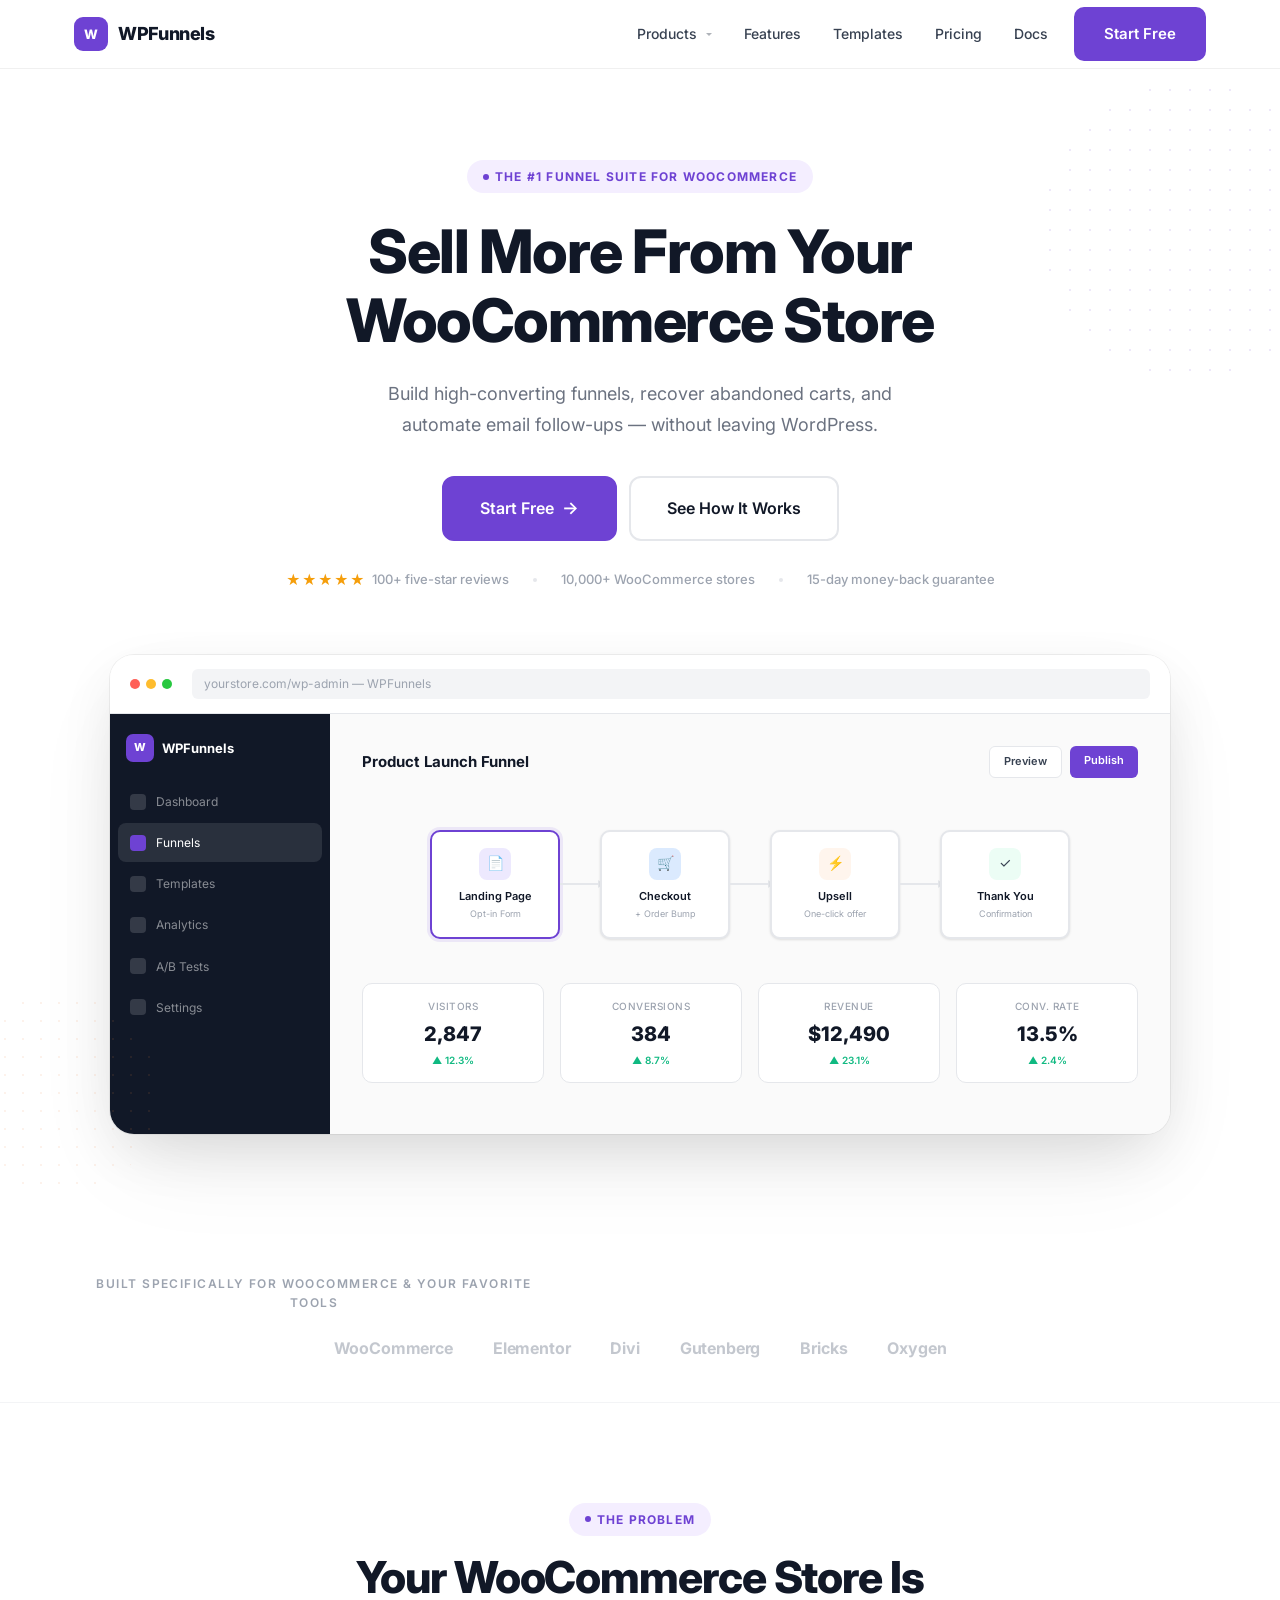
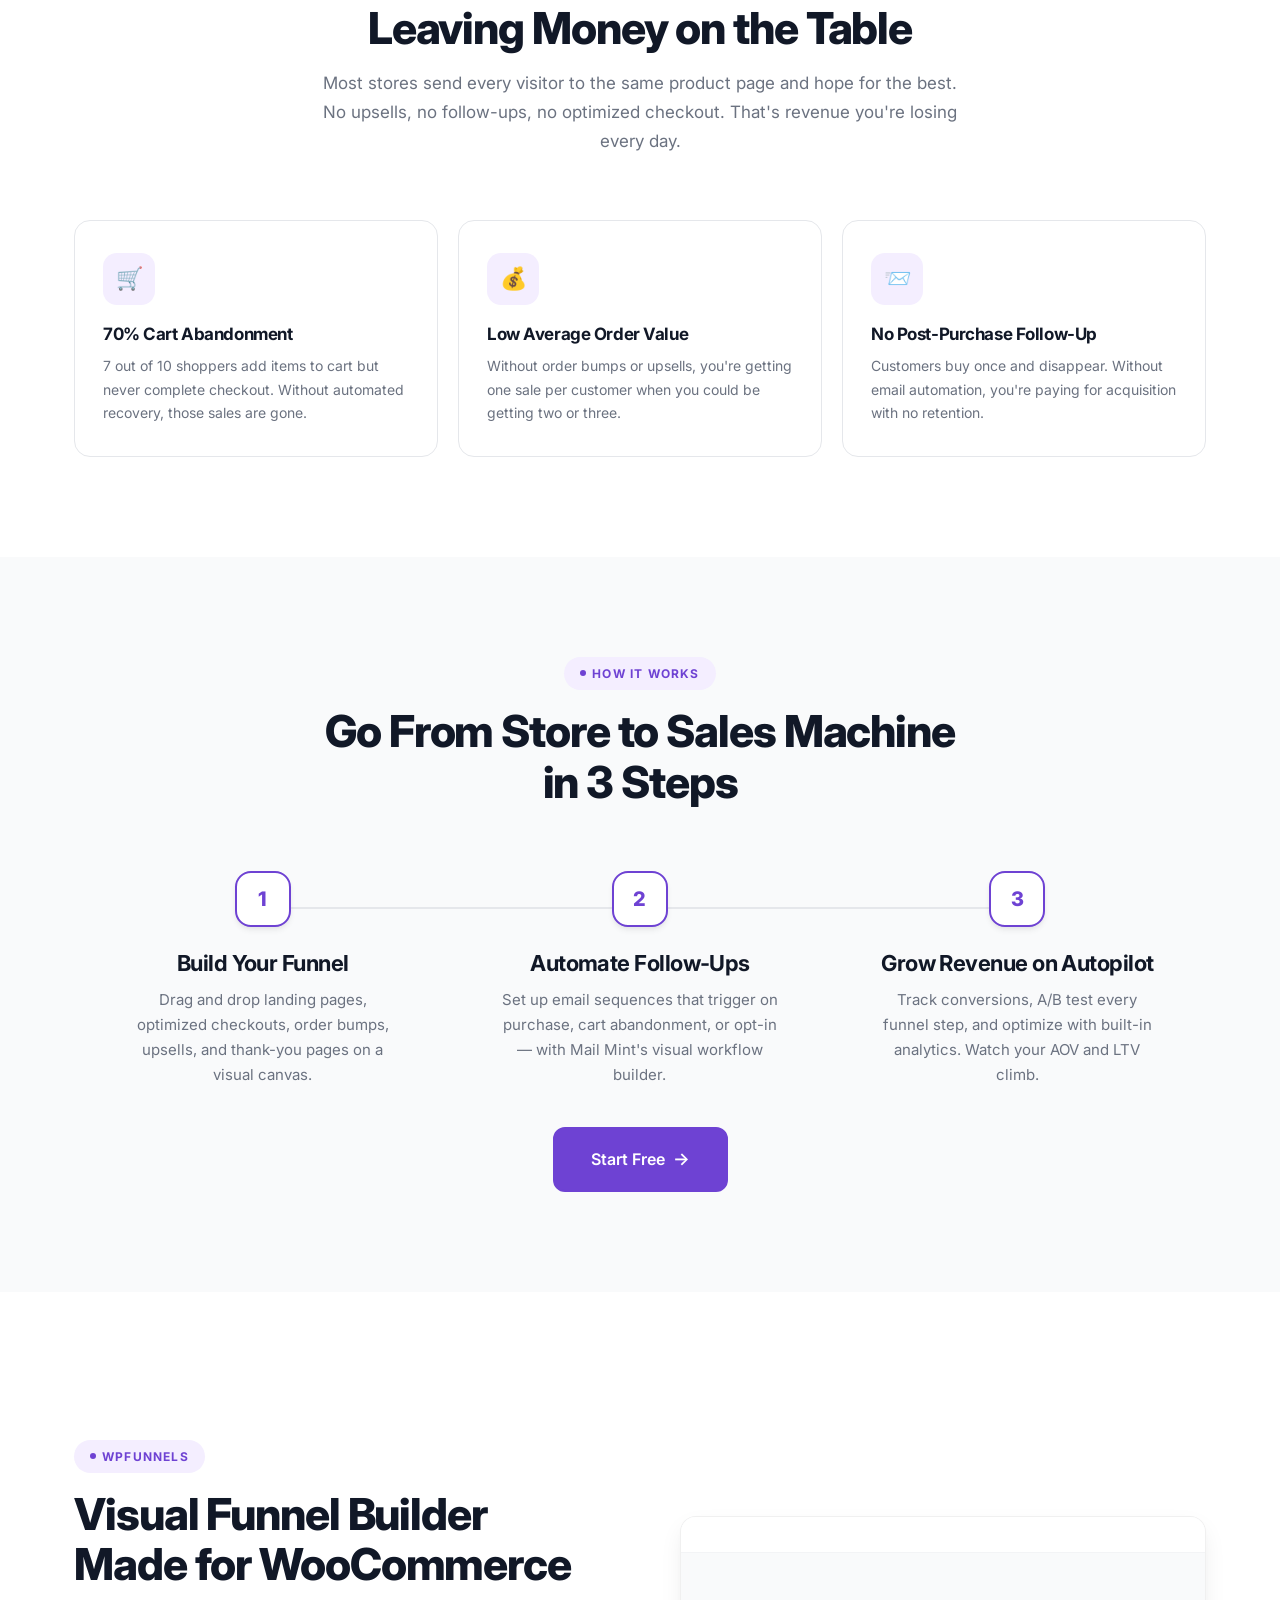
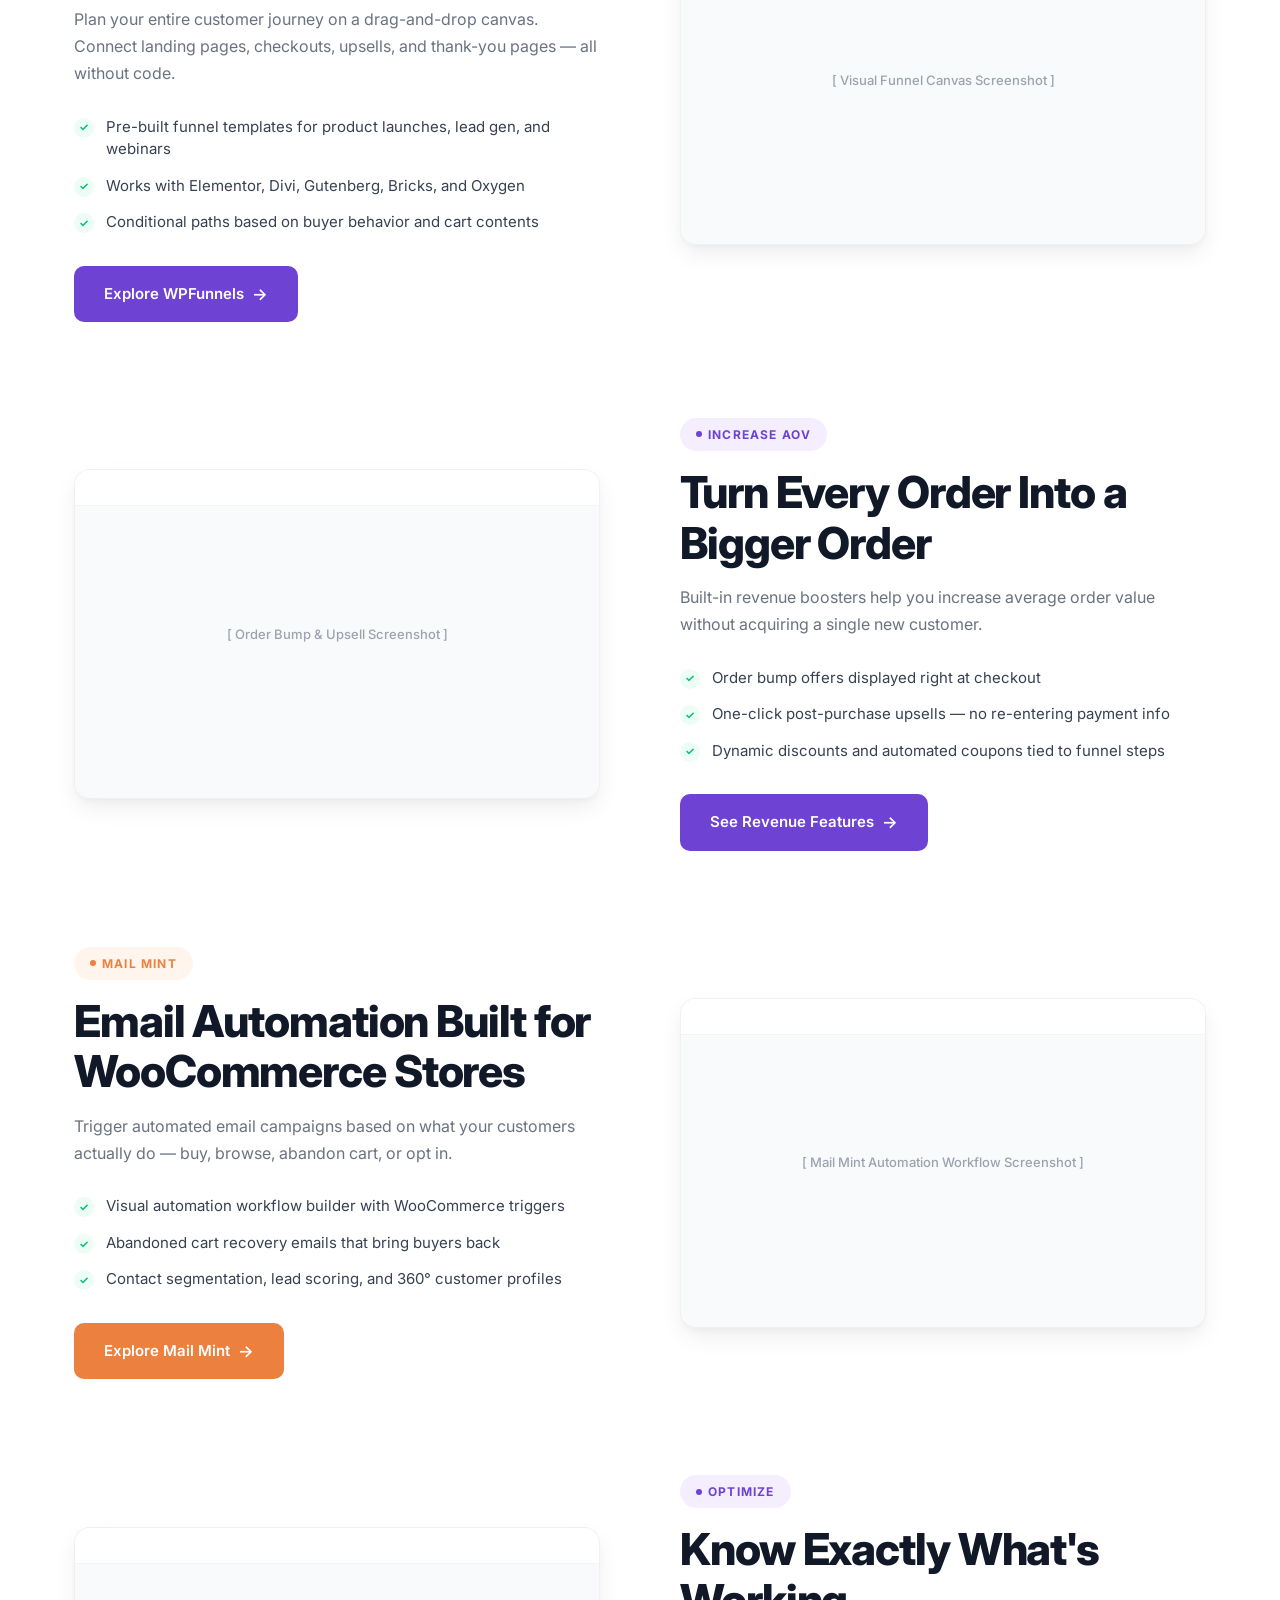
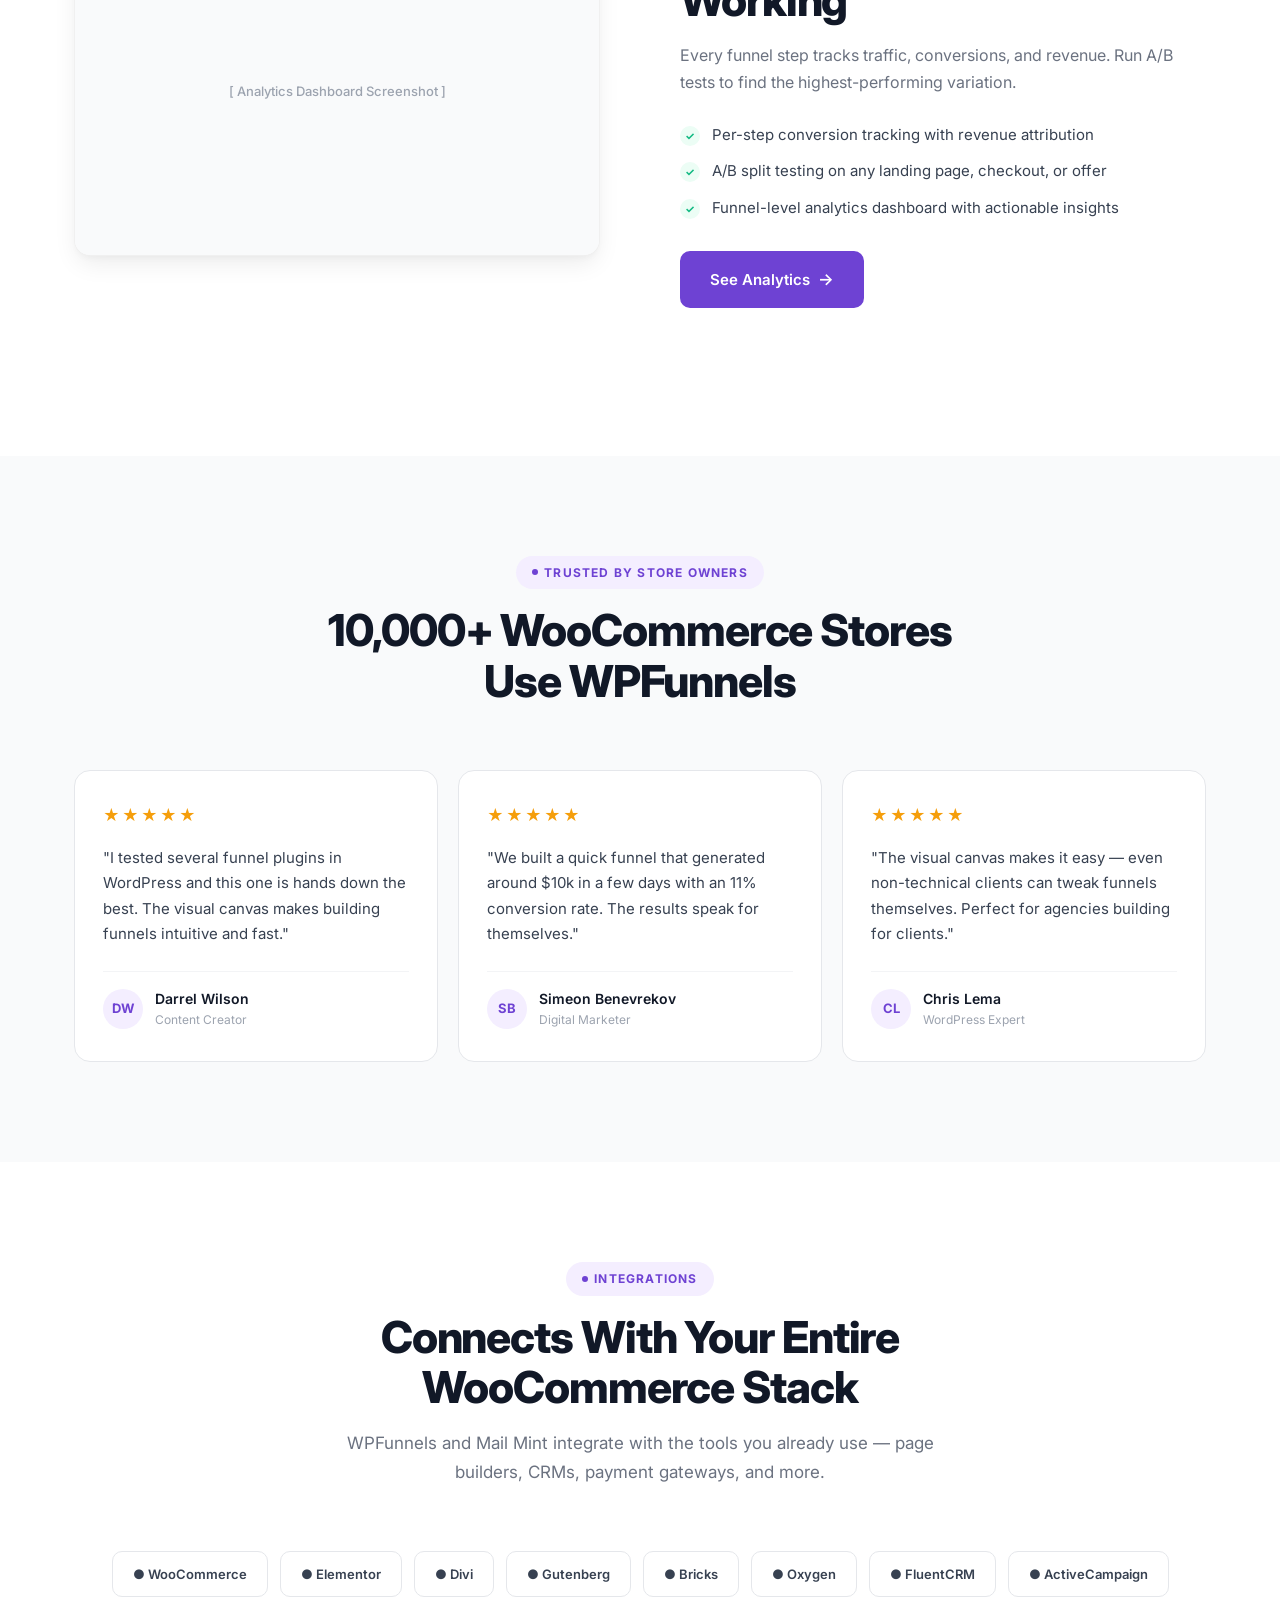
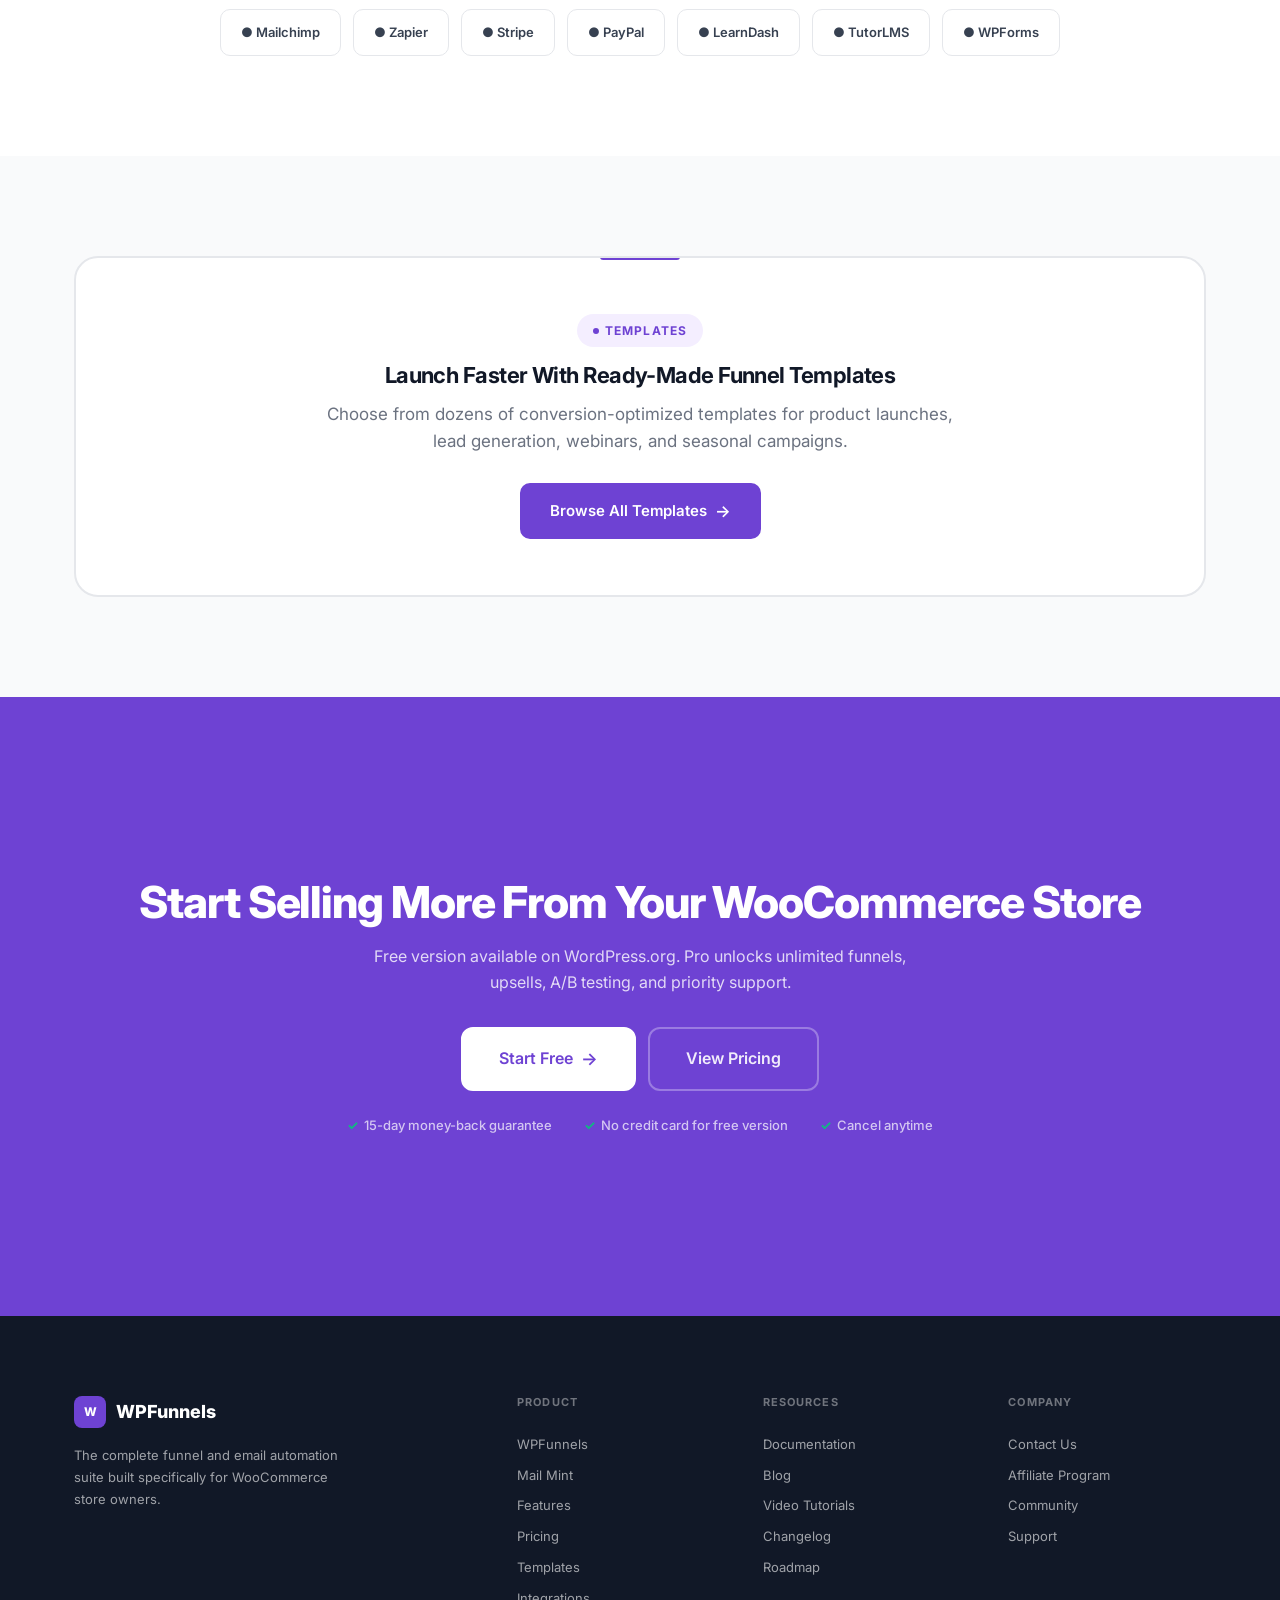
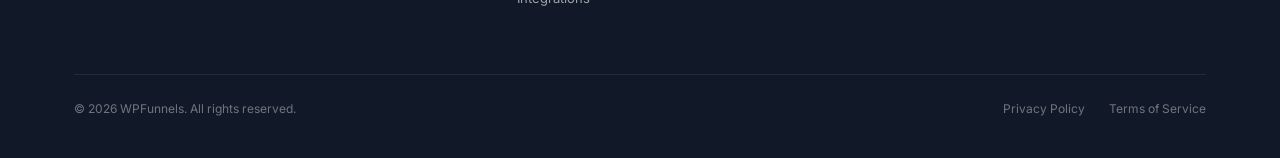
<file: index.html>
<!DOCTYPE html>
<html lang="en">
<head>
  <meta charset="UTF-8">
  <meta name="viewport" content="width=device-width, initial-scale=1.0">
  <title>WPFunnels — Sales Funnel & Email Automation for WooCommerce</title>
  <meta name="description" content="Build high-converting sales funnels, automate email follow-ups, and increase WooCommerce revenue — all from your WordPress dashboard.">
  <link rel="preconnect" href="https://fonts.googleapis.com">
  <link rel="preconnect" href="https://fonts.gstatic.com" crossorigin>
  <link href="https://fonts.googleapis.com/css2?family=Inter:wght@400;500;600;700;800&display=swap" rel="stylesheet">
  <link rel="stylesheet" href="css/style.css">
</head>
<body>

  <!-- ============ HEADER ============ -->
  <header class="site-header">
    <div class="container">
      <nav class="nav">
        <a href="/" class="nav__logo">
          <span class="nav__logo-icon">W</span>
          WPFunnels
        </a>

        <div class="nav__links">
          <div class="nav__link nav__link--has-dropdown">
            Products
            <div class="nav__dropdown">
              <a href="wpfunnels.html" class="nav__dropdown-item">
                WPFunnels
                <small>Funnel builder for WooCommerce</small>
              </a>
              <a href="mail-mint.html" class="nav__dropdown-item">
                Mail Mint
                <small>Email automation for WooCommerce</small>
              </a>
            </div>
          </div>
          <a href="#features" class="nav__link">Features</a>
          <a href="#" class="nav__link">Templates</a>
          <a href="#" class="nav__link">Pricing</a>
          <a href="#" class="nav__link">Docs</a>
          <a href="#" class="btn btn--primary nav__cta">Start Free</a>
        </div>

        <button class="nav__toggle" aria-label="Toggle menu">
          <span></span><span></span><span></span>
        </button>
      </nav>
    </div>
  </header>

  <!-- ============ HERO ============ -->
  <section class="hero">
    <div class="container">
      <div class="hero__tag">
        <span class="tag">The #1 Funnel Suite for WooCommerce</span>
      </div>

      <h1>Sell More From Your WooCommerce Store</h1>

      <p class="hero__sub">
        Build high-converting funnels, recover abandoned carts, and automate email follow-ups — without leaving WordPress.
      </p>

      <div class="hero__cta">
        <a href="#" class="btn btn--primary btn--lg">
          Start Free
          <span class="arrow">&rarr;</span>
        </a>
        <a href="#how-it-works" class="btn btn--secondary btn--lg">
          See How It Works
        </a>
      </div>

      <div class="hero__proof">
        <div class="hero__proof-item">
          <span class="hero__proof-stars">&#9733;&#9733;&#9733;&#9733;&#9733;</span>
          100+ five-star reviews
        </div>
        <span class="hero__proof-sep"></span>
        <div class="hero__proof-item">
          10,000+ WooCommerce stores
        </div>
        <span class="hero__proof-sep"></span>
        <div class="hero__proof-item">
          15-day money-back guarantee
        </div>
      </div>

      <div class="hero__image fade-in">
        <div class="hero__screenshot">
          <div class="mockup">
            <div class="mockup__toolbar">
              <div class="mockup__dots">
                <span class="mockup__dot mockup__dot--red"></span>
                <span class="mockup__dot mockup__dot--yellow"></span>
                <span class="mockup__dot mockup__dot--green"></span>
              </div>
              <div class="mockup__url">yourstore.com/wp-admin &mdash; WPFunnels</div>
            </div>
            <div class="mockup__body">
              <div class="mockup__sidebar">
                <div class="mockup__sidebar-brand">
                  <span class="mockup__sidebar-icon">W</span>
                  WPFunnels
                </div>
                <div class="mockup__sidebar-nav">
                  <div class="mockup__sidebar-item"><span class="mockup__sidebar-item-icon"></span> Dashboard</div>
                  <div class="mockup__sidebar-item mockup__sidebar-item--active"><span class="mockup__sidebar-item-icon"></span> Funnels</div>
                  <div class="mockup__sidebar-item"><span class="mockup__sidebar-item-icon"></span> Templates</div>
                  <div class="mockup__sidebar-item"><span class="mockup__sidebar-item-icon"></span> Analytics</div>
                  <div class="mockup__sidebar-item"><span class="mockup__sidebar-item-icon"></span> A/B Tests</div>
                  <div class="mockup__sidebar-item"><span class="mockup__sidebar-item-icon"></span> Settings</div>
                </div>
              </div>
              <div class="mockup__canvas">
                <div class="mockup__canvas-header">
                  <div class="mockup__canvas-title">Product Launch Funnel</div>
                  <div class="mockup__canvas-actions">
                    <span class="mockup__canvas-btn mockup__canvas-btn--ghost">Preview</span>
                    <span class="mockup__canvas-btn">Publish</span>
                  </div>
                </div>
                <div class="mockup__flow">
                  <div class="mockup__node mockup__node--active">
                    <div class="mockup__node-icon mockup__node-icon--landing">&#128196;</div>
                    <div class="mockup__node-label">Landing Page</div>
                    <div class="mockup__node-sub">Opt-in Form</div>
                  </div>
                  <div class="mockup__connector"></div>
                  <div class="mockup__node">
                    <div class="mockup__node-icon mockup__node-icon--checkout">&#128722;</div>
                    <div class="mockup__node-label">Checkout</div>
                    <div class="mockup__node-sub">+ Order Bump</div>
                  </div>
                  <div class="mockup__connector"></div>
                  <div class="mockup__node">
                    <div class="mockup__node-icon mockup__node-icon--upsell">&#9889;</div>
                    <div class="mockup__node-label">Upsell</div>
                    <div class="mockup__node-sub">One-click offer</div>
                  </div>
                  <div class="mockup__connector"></div>
                  <div class="mockup__node">
                    <div class="mockup__node-icon mockup__node-icon--thankyou">&#10003;</div>
                    <div class="mockup__node-label">Thank You</div>
                    <div class="mockup__node-sub">Confirmation</div>
                  </div>
                </div>
                <div class="mockup__stats">
                  <div class="mockup__stat-card">
                    <div class="mockup__stat-label">Visitors</div>
                    <div class="mockup__stat-value">2,847</div>
                    <div class="mockup__stat-change">&#9650; 12.3%</div>
                  </div>
                  <div class="mockup__stat-card">
                    <div class="mockup__stat-label">Conversions</div>
                    <div class="mockup__stat-value">384</div>
                    <div class="mockup__stat-change">&#9650; 8.7%</div>
                  </div>
                  <div class="mockup__stat-card">
                    <div class="mockup__stat-label">Revenue</div>
                    <div class="mockup__stat-value">$12,490</div>
                    <div class="mockup__stat-change">&#9650; 23.1%</div>
                  </div>
                  <div class="mockup__stat-card">
                    <div class="mockup__stat-label">Conv. Rate</div>
                    <div class="mockup__stat-value">13.5%</div>
                    <div class="mockup__stat-change">&#9650; 2.4%</div>
                  </div>
                </div>
              </div>
            </div>
          </div>
        </div>
      </div>
    </div>
  </section>

  <!-- ============ LOGO BAR ============ -->
  <section class="logo-bar">
    <div class="container">
      <p class="logo-bar__label">Built specifically for WooCommerce &amp; your favorite tools</p>
      <div class="logo-bar__logos">
        <span class="logo-bar__item">WooCommerce</span>
        <span class="logo-bar__item">Elementor</span>
        <span class="logo-bar__item">Divi</span>
        <span class="logo-bar__item">Gutenberg</span>
        <span class="logo-bar__item">Bricks</span>
        <span class="logo-bar__item">Oxygen</span>
      </div>
    </div>
  </section>

  <!-- ============ THE PROBLEM ============ -->
  <section class="section">
    <div class="container">
      <div class="section__header fade-in">
        <span class="tag">The Problem</span>
        <h2>Your WooCommerce Store Is Leaving Money on the Table</h2>
        <p>Most stores send every visitor to the same product page and hope for the best. No upsells, no follow-ups, no optimized checkout. That's revenue you're losing every day.</p>
      </div>

      <div class="cards-grid fade-in">
        <div class="card">
          <div class="card__icon">&#128722;</div>
          <h3>70% Cart Abandonment</h3>
          <p>7 out of 10 shoppers add items to cart but never complete checkout. Without automated recovery, those sales are gone.</p>
        </div>
        <div class="card">
          <div class="card__icon">&#128176;</div>
          <h3>Low Average Order Value</h3>
          <p>Without order bumps or upsells, you're getting one sale per customer when you could be getting two or three.</p>
        </div>
        <div class="card">
          <div class="card__icon">&#128232;</div>
          <h3>No Post-Purchase Follow-Up</h3>
          <p>Customers buy once and disappear. Without email automation, you're paying for acquisition with no retention.</p>
        </div>
      </div>
    </div>
  </section>

  <!-- ============ HOW IT WORKS ============ -->
  <section class="section section--gray" id="how-it-works">
    <div class="container">
      <div class="section__header fade-in">
        <span class="tag">How It Works</span>
        <h2>Go From Store to Sales Machine in 3 Steps</h2>
      </div>

      <div class="steps fade-in">
        <div class="step">
          <div class="step__number">1</div>
          <h3>Build Your Funnel</h3>
          <p>Drag and drop landing pages, optimized checkouts, order bumps, upsells, and thank-you pages on a visual canvas.</p>
        </div>
        <div class="step">
          <div class="step__number">2</div>
          <h3>Automate Follow-Ups</h3>
          <p>Set up email sequences that trigger on purchase, cart abandonment, or opt-in — with Mail Mint's visual workflow builder.</p>
        </div>
        <div class="step">
          <div class="step__number">3</div>
          <h3>Grow Revenue on Autopilot</h3>
          <p>Track conversions, A/B test every funnel step, and optimize with built-in analytics. Watch your AOV and LTV climb.</p>
        </div>
      </div>

      <div class="text-center mt-40 fade-in">
        <a href="#" class="btn btn--primary btn--lg">
          Start Free
          <span class="arrow">&rarr;</span>
        </a>
      </div>
    </div>
  </section>

  <!-- ============ FEATURES ============ -->
  <section class="section" id="features">
    <div class="container">

      <!-- Feature 1: Funnel Builder -->
      <div class="feature-block fade-in">
        <div class="feature-block__content">
          <span class="tag">WPFunnels</span>
          <h2>Visual Funnel Builder Made for WooCommerce</h2>
          <p>Plan your entire customer journey on a drag-and-drop canvas. Connect landing pages, checkouts, upsells, and thank-you pages — all without code.</p>
          <ul class="feature-block__list">
            <li class="feature-block__list-item">
              <span class="feature-block__list-icon">&#10003;</span>
              Pre-built funnel templates for product launches, lead gen, and webinars
            </li>
            <li class="feature-block__list-item">
              <span class="feature-block__list-icon">&#10003;</span>
              Works with Elementor, Divi, Gutenberg, Bricks, and Oxygen
            </li>
            <li class="feature-block__list-item">
              <span class="feature-block__list-icon">&#10003;</span>
              Conditional paths based on buyer behavior and cart contents
            </li>
          </ul>
          <a href="wpfunnels.html" class="btn btn--primary">
            Explore WPFunnels
            <span class="arrow">&rarr;</span>
          </a>
        </div>
        <div class="feature-block__image">
          <div class="screenshot-placeholder">
            [ Visual Funnel Canvas Screenshot ]
          </div>
        </div>
      </div>

      <!-- Feature 2: Revenue Boosters -->
      <div class="feature-block feature-block--reverse fade-in">
        <div class="feature-block__content">
          <span class="tag">Increase AOV</span>
          <h2>Turn Every Order Into a Bigger Order</h2>
          <p>Built-in revenue boosters help you increase average order value without acquiring a single new customer.</p>
          <ul class="feature-block__list">
            <li class="feature-block__list-item">
              <span class="feature-block__list-icon">&#10003;</span>
              Order bump offers displayed right at checkout
            </li>
            <li class="feature-block__list-item">
              <span class="feature-block__list-icon">&#10003;</span>
              One-click post-purchase upsells — no re-entering payment info
            </li>
            <li class="feature-block__list-item">
              <span class="feature-block__list-icon">&#10003;</span>
              Dynamic discounts and automated coupons tied to funnel steps
            </li>
          </ul>
          <a href="wpfunnels.html#upsells" class="btn btn--primary">
            See Revenue Features
            <span class="arrow">&rarr;</span>
          </a>
        </div>
        <div class="feature-block__image">
          <div class="screenshot-placeholder">
            [ Order Bump & Upsell Screenshot ]
          </div>
        </div>
      </div>

      <!-- Feature 3: Email Automation -->
      <div class="feature-block fade-in">
        <div class="feature-block__content">
          <span class="tag tag--orange">Mail Mint</span>
          <h2>Email Automation Built for WooCommerce Stores</h2>
          <p>Trigger automated email campaigns based on what your customers actually do — buy, browse, abandon cart, or opt in.</p>
          <ul class="feature-block__list">
            <li class="feature-block__list-item">
              <span class="feature-block__list-icon">&#10003;</span>
              Visual automation workflow builder with WooCommerce triggers
            </li>
            <li class="feature-block__list-item">
              <span class="feature-block__list-icon">&#10003;</span>
              Abandoned cart recovery emails that bring buyers back
            </li>
            <li class="feature-block__list-item">
              <span class="feature-block__list-icon">&#10003;</span>
              Contact segmentation, lead scoring, and 360&deg; customer profiles
            </li>
          </ul>
          <a href="mail-mint.html" class="btn btn--orange">
            Explore Mail Mint
            <span class="arrow">&rarr;</span>
          </a>
        </div>
        <div class="feature-block__image">
          <div class="screenshot-placeholder">
            [ Mail Mint Automation Workflow Screenshot ]
          </div>
        </div>
      </div>

      <!-- Feature 4: Analytics -->
      <div class="feature-block feature-block--reverse fade-in">
        <div class="feature-block__content">
          <span class="tag">Optimize</span>
          <h2>Know Exactly What's Working</h2>
          <p>Every funnel step tracks traffic, conversions, and revenue. Run A/B tests to find the highest-performing variation.</p>
          <ul class="feature-block__list">
            <li class="feature-block__list-item">
              <span class="feature-block__list-icon">&#10003;</span>
              Per-step conversion tracking with revenue attribution
            </li>
            <li class="feature-block__list-item">
              <span class="feature-block__list-icon">&#10003;</span>
              A/B split testing on any landing page, checkout, or offer
            </li>
            <li class="feature-block__list-item">
              <span class="feature-block__list-icon">&#10003;</span>
              Funnel-level analytics dashboard with actionable insights
            </li>
          </ul>
          <a href="wpfunnels.html#analytics" class="btn btn--primary">
            See Analytics
            <span class="arrow">&rarr;</span>
          </a>
        </div>
        <div class="feature-block__image">
          <div class="screenshot-placeholder">
            [ Analytics Dashboard Screenshot ]
          </div>
        </div>
      </div>

    </div>
  </section>

  <!-- ============ SOCIAL PROOF ============ -->
  <section class="section section--gray">
    <div class="container">
      <div class="section__header fade-in">
        <span class="tag">Trusted by Store Owners</span>
        <h2>10,000+ WooCommerce Stores Use WPFunnels</h2>
      </div>

      <div class="testimonials-grid fade-in">
        <div class="testimonial">
          <div class="testimonial__stars">&#9733;&#9733;&#9733;&#9733;&#9733;</div>
          <p class="testimonial__quote">"I tested several funnel plugins in WordPress and this one is hands down the best. The visual canvas makes building funnels intuitive and fast."</p>
          <div class="testimonial__author">
            <div class="testimonial__avatar">DW</div>
            <div>
              <div class="testimonial__name">Darrel Wilson</div>
              <div class="testimonial__role">Content Creator</div>
            </div>
          </div>
        </div>

        <div class="testimonial">
          <div class="testimonial__stars">&#9733;&#9733;&#9733;&#9733;&#9733;</div>
          <p class="testimonial__quote">"We built a quick funnel that generated around $10k in a few days with an 11% conversion rate. The results speak for themselves."</p>
          <div class="testimonial__author">
            <div class="testimonial__avatar">SB</div>
            <div>
              <div class="testimonial__name">Simeon Benevrekov</div>
              <div class="testimonial__role">Digital Marketer</div>
            </div>
          </div>
        </div>

        <div class="testimonial">
          <div class="testimonial__stars">&#9733;&#9733;&#9733;&#9733;&#9733;</div>
          <p class="testimonial__quote">"The visual canvas makes it easy — even non-technical clients can tweak funnels themselves. Perfect for agencies building for clients."</p>
          <div class="testimonial__author">
            <div class="testimonial__avatar">CL</div>
            <div>
              <div class="testimonial__name">Chris Lema</div>
              <div class="testimonial__role">WordPress Expert</div>
            </div>
          </div>
        </div>
      </div>
    </div>
  </section>

  <!-- ============ INTEGRATIONS ============ -->
  <section class="section">
    <div class="container">
      <div class="section__header fade-in">
        <span class="tag">Integrations</span>
        <h2>Connects With Your Entire WooCommerce Stack</h2>
        <p>WPFunnels and Mail Mint integrate with the tools you already use — page builders, CRMs, payment gateways, and more.</p>
      </div>

      <div class="integrations-grid fade-in">
        <div class="integration-badge">&#9679; WooCommerce</div>
        <div class="integration-badge">&#9679; Elementor</div>
        <div class="integration-badge">&#9679; Divi</div>
        <div class="integration-badge">&#9679; Gutenberg</div>
        <div class="integration-badge">&#9679; Bricks</div>
        <div class="integration-badge">&#9679; Oxygen</div>
        <div class="integration-badge">&#9679; FluentCRM</div>
        <div class="integration-badge">&#9679; ActiveCampaign</div>
        <div class="integration-badge">&#9679; Mailchimp</div>
        <div class="integration-badge">&#9679; Zapier</div>
        <div class="integration-badge">&#9679; Stripe</div>
        <div class="integration-badge">&#9679; PayPal</div>
        <div class="integration-badge">&#9679; LearnDash</div>
        <div class="integration-badge">&#9679; TutorLMS</div>
        <div class="integration-badge">&#9679; WPForms</div>
      </div>
    </div>
  </section>

  <!-- ============ TEMPLATES TEASER ============ -->
  <section class="section section--gray">
    <div class="container">
      <div class="highlight-box fade-in">
        <span class="tag">Templates</span>
        <h3 class="mt-16">Launch Faster With Ready-Made Funnel Templates</h3>
        <p>Choose from dozens of conversion-optimized templates for product launches, lead generation, webinars, and seasonal campaigns.</p>
        <a href="#" class="btn btn--primary">
          Browse All Templates
          <span class="arrow">&rarr;</span>
        </a>
      </div>
    </div>
  </section>

  <!-- ============ FINAL CTA ============ -->
  <section class="section section--purple">
    <div class="container">
      <div class="cta-section">
        <h2>Start Selling More From Your WooCommerce Store</h2>
        <p style="color: rgba(255,255,255,0.8); max-width: 550px; margin: 0 auto 32px;">
          Free version available on WordPress.org. Pro unlocks unlimited funnels, upsells, A/B testing, and priority support.
        </p>
        <div class="btn-group" style="justify-content: center;">
          <a href="#" class="btn btn--white btn--lg">
            Start Free
            <span class="arrow">&rarr;</span>
          </a>
          <a href="#" class="btn btn--ghost btn--lg" style="color: rgba(255,255,255,0.9); border: 2px solid rgba(255,255,255,0.3);">
            View Pricing
          </a>
        </div>
        <div class="cta-trust mt-24" style="color: rgba(255,255,255,0.7);">
          <span class="cta-trust__item"><span class="cta-trust__check">&#10003;</span> 15-day money-back guarantee</span>
          <span class="cta-trust__item"><span class="cta-trust__check">&#10003;</span> No credit card for free version</span>
          <span class="cta-trust__item"><span class="cta-trust__check">&#10003;</span> Cancel anytime</span>
        </div>
      </div>
    </div>
  </section>

  <!-- ============ FOOTER ============ -->
  <footer class="site-footer">
    <div class="container">
      <div class="footer__grid">
        <div class="footer__brand">
          <div class="footer__logo">
            <span class="footer__logo-icon">W</span>
            WPFunnels
          </div>
          <p>The complete funnel and email automation suite built specifically for WooCommerce store owners.</p>
        </div>

        <div class="footer__col">
          <h4>Product</h4>
          <a href="wpfunnels.html">WPFunnels</a>
          <a href="mail-mint.html">Mail Mint</a>
          <a href="#">Features</a>
          <a href="#">Pricing</a>
          <a href="#">Templates</a>
          <a href="#">Integrations</a>
        </div>

        <div class="footer__col">
          <h4>Resources</h4>
          <a href="#">Documentation</a>
          <a href="#">Blog</a>
          <a href="#">Video Tutorials</a>
          <a href="#">Changelog</a>
          <a href="#">Roadmap</a>
        </div>

        <div class="footer__col">
          <h4>Company</h4>
          <a href="#">Contact Us</a>
          <a href="#">Affiliate Program</a>
          <a href="#">Community</a>
          <a href="#">Support</a>
        </div>
      </div>

      <div class="footer__bottom">
        <span>&copy; 2026 WPFunnels. All rights reserved.</span>
        <div class="footer__bottom-links">
          <a href="#">Privacy Policy</a>
          <a href="#">Terms of Service</a>
        </div>
      </div>
    </div>
  </footer>

  <script src="js/main.js"></script>
</body>
</html>
</file>
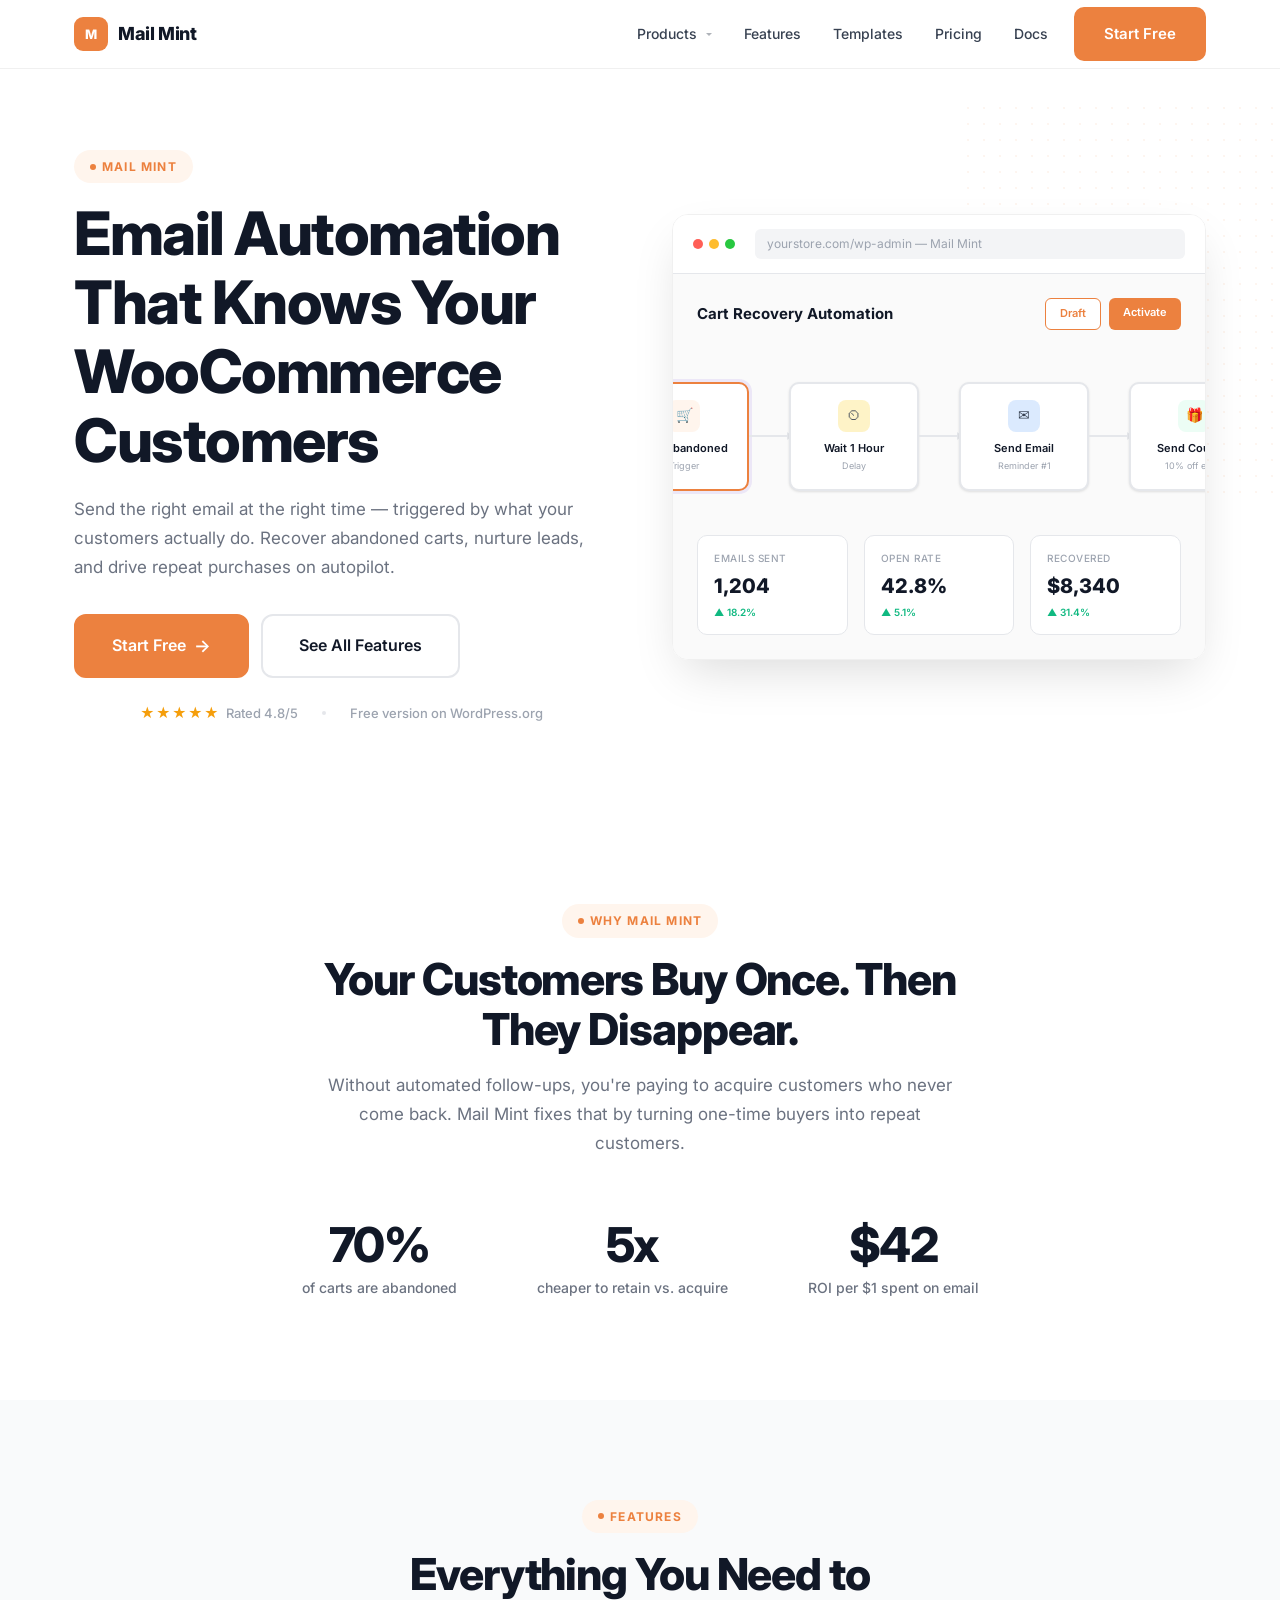
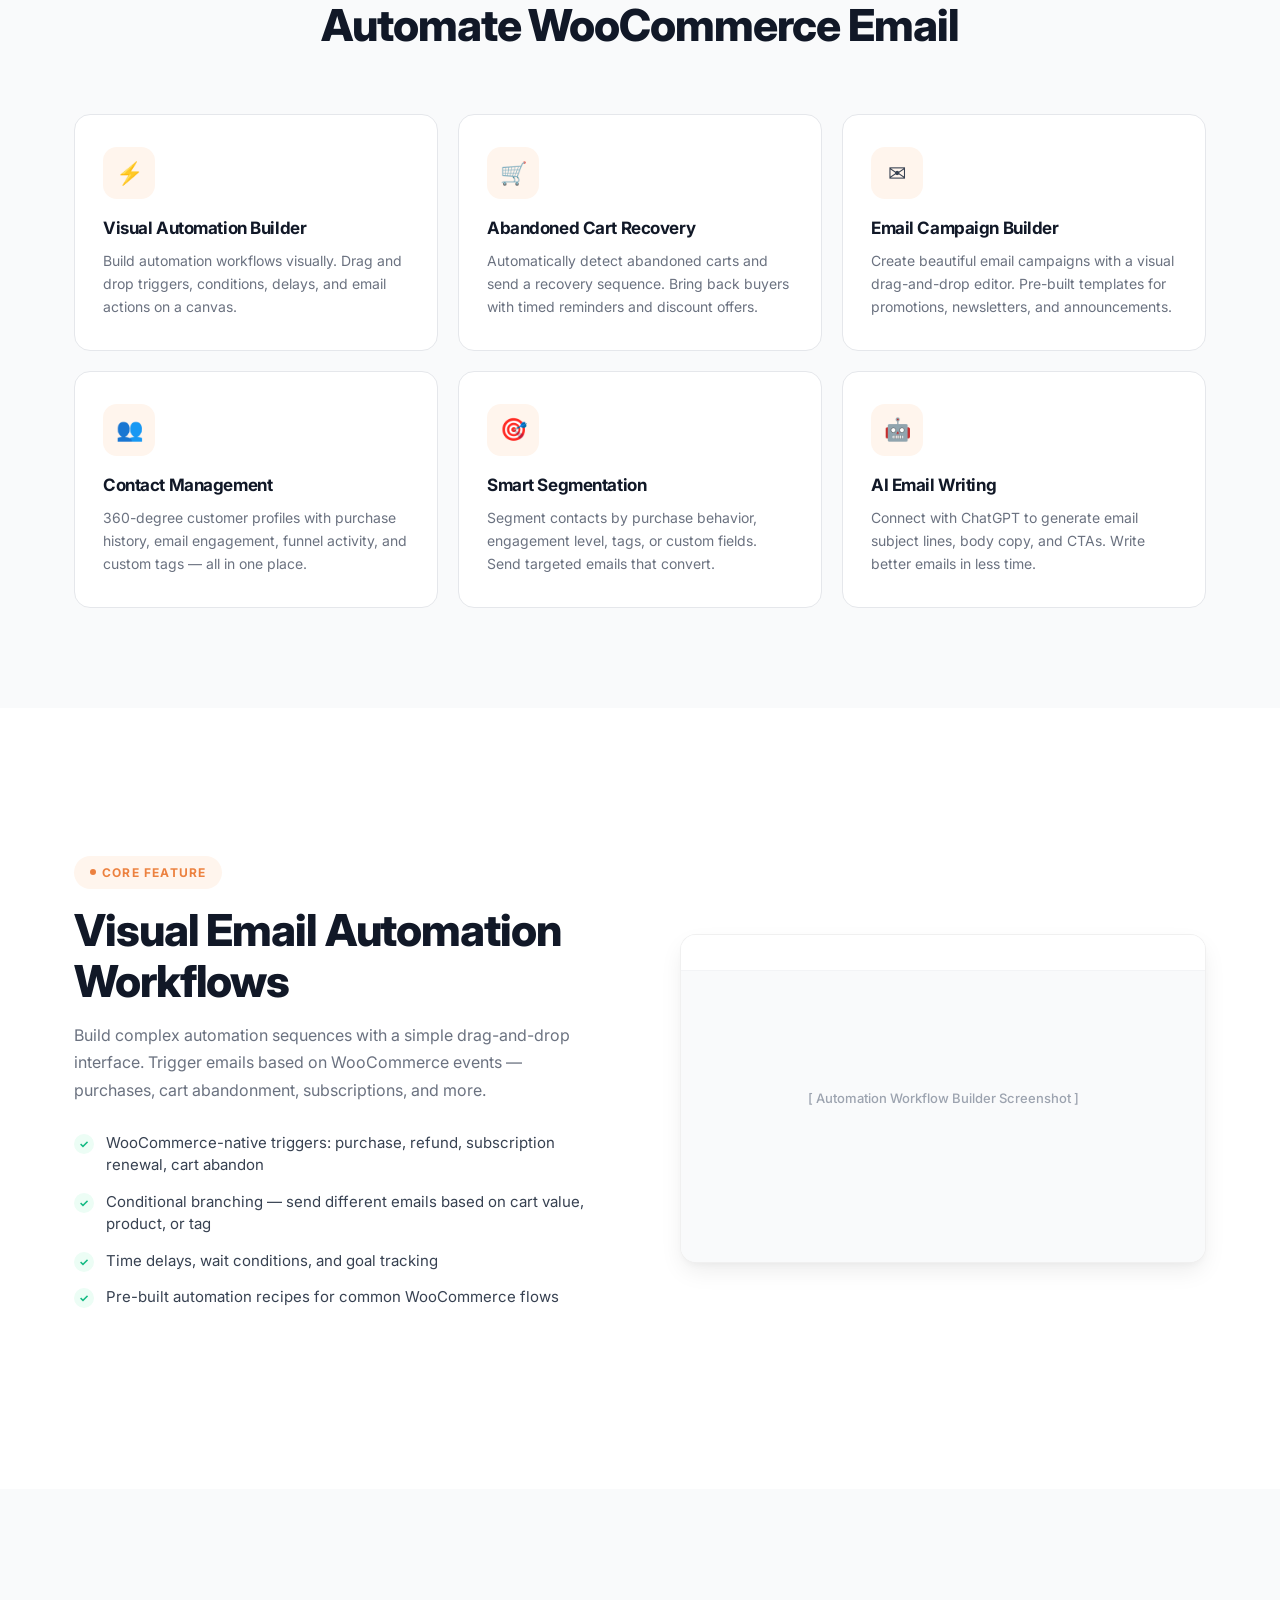
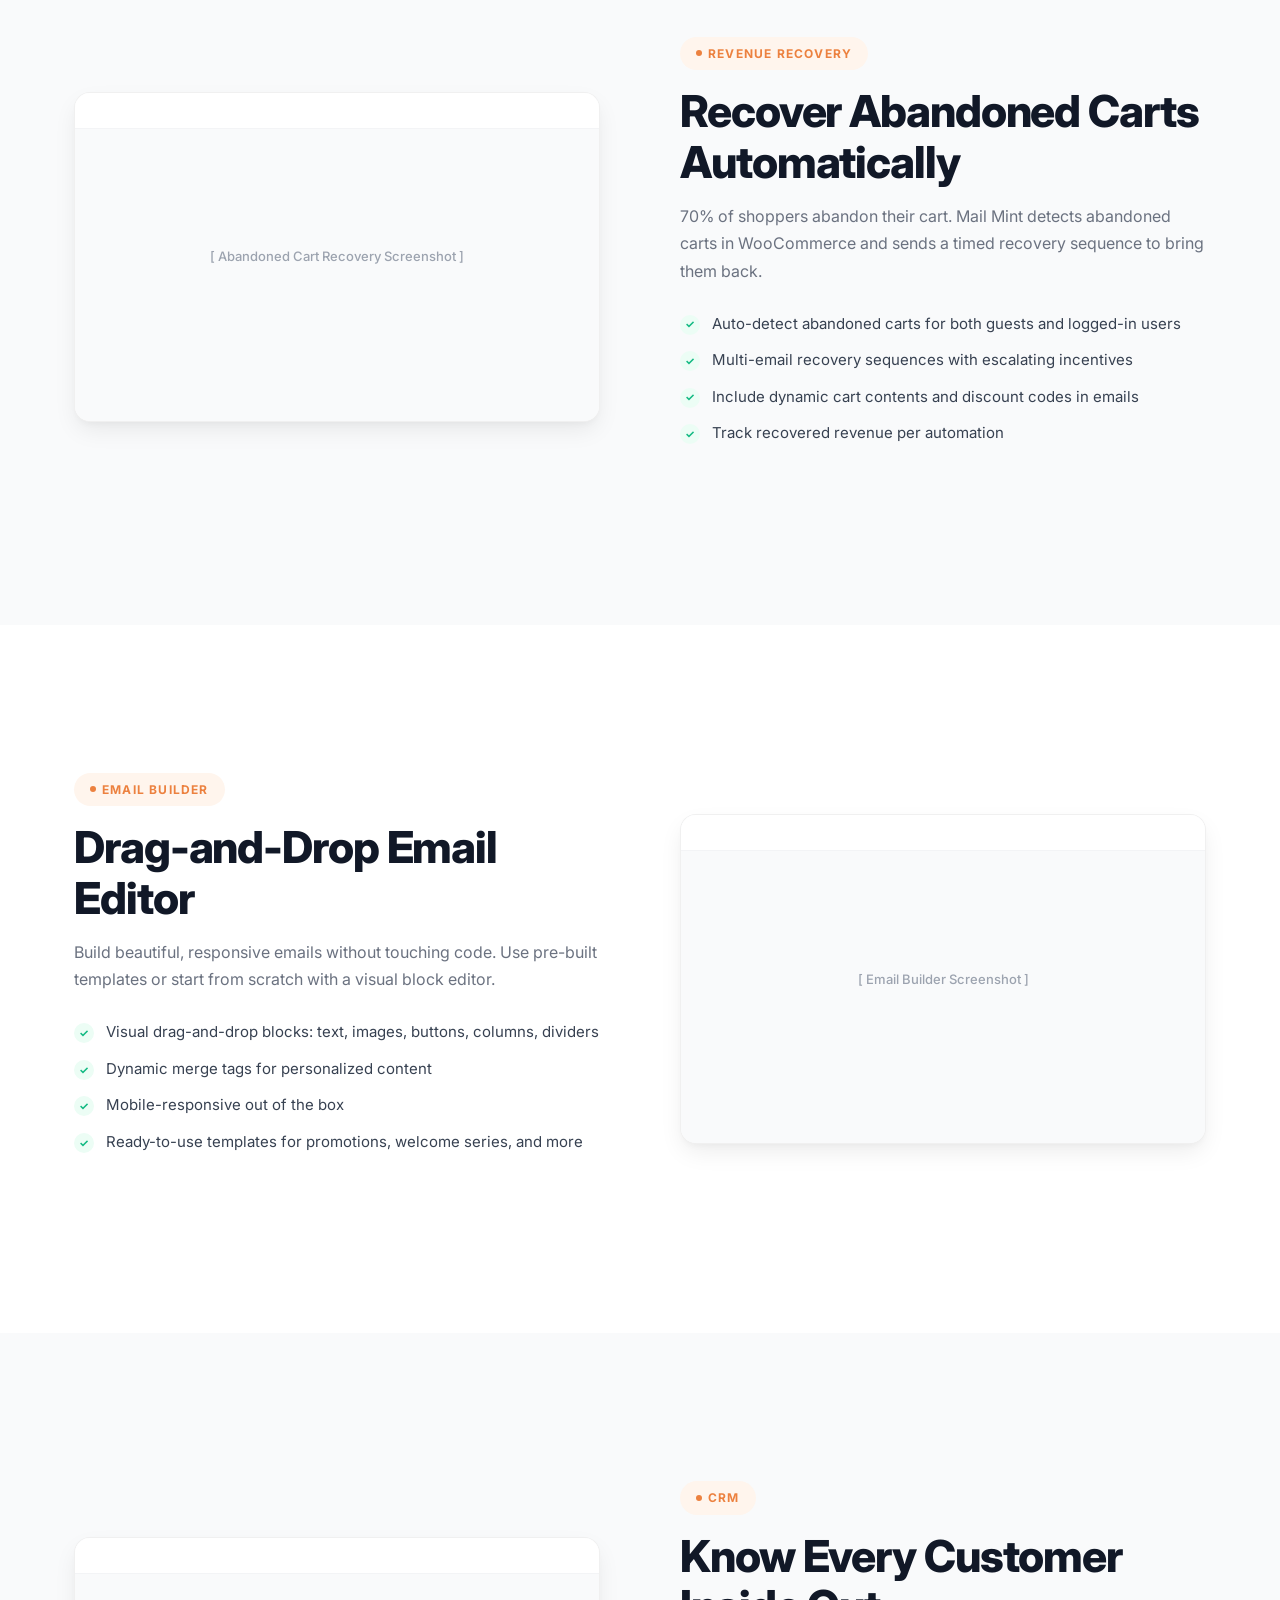
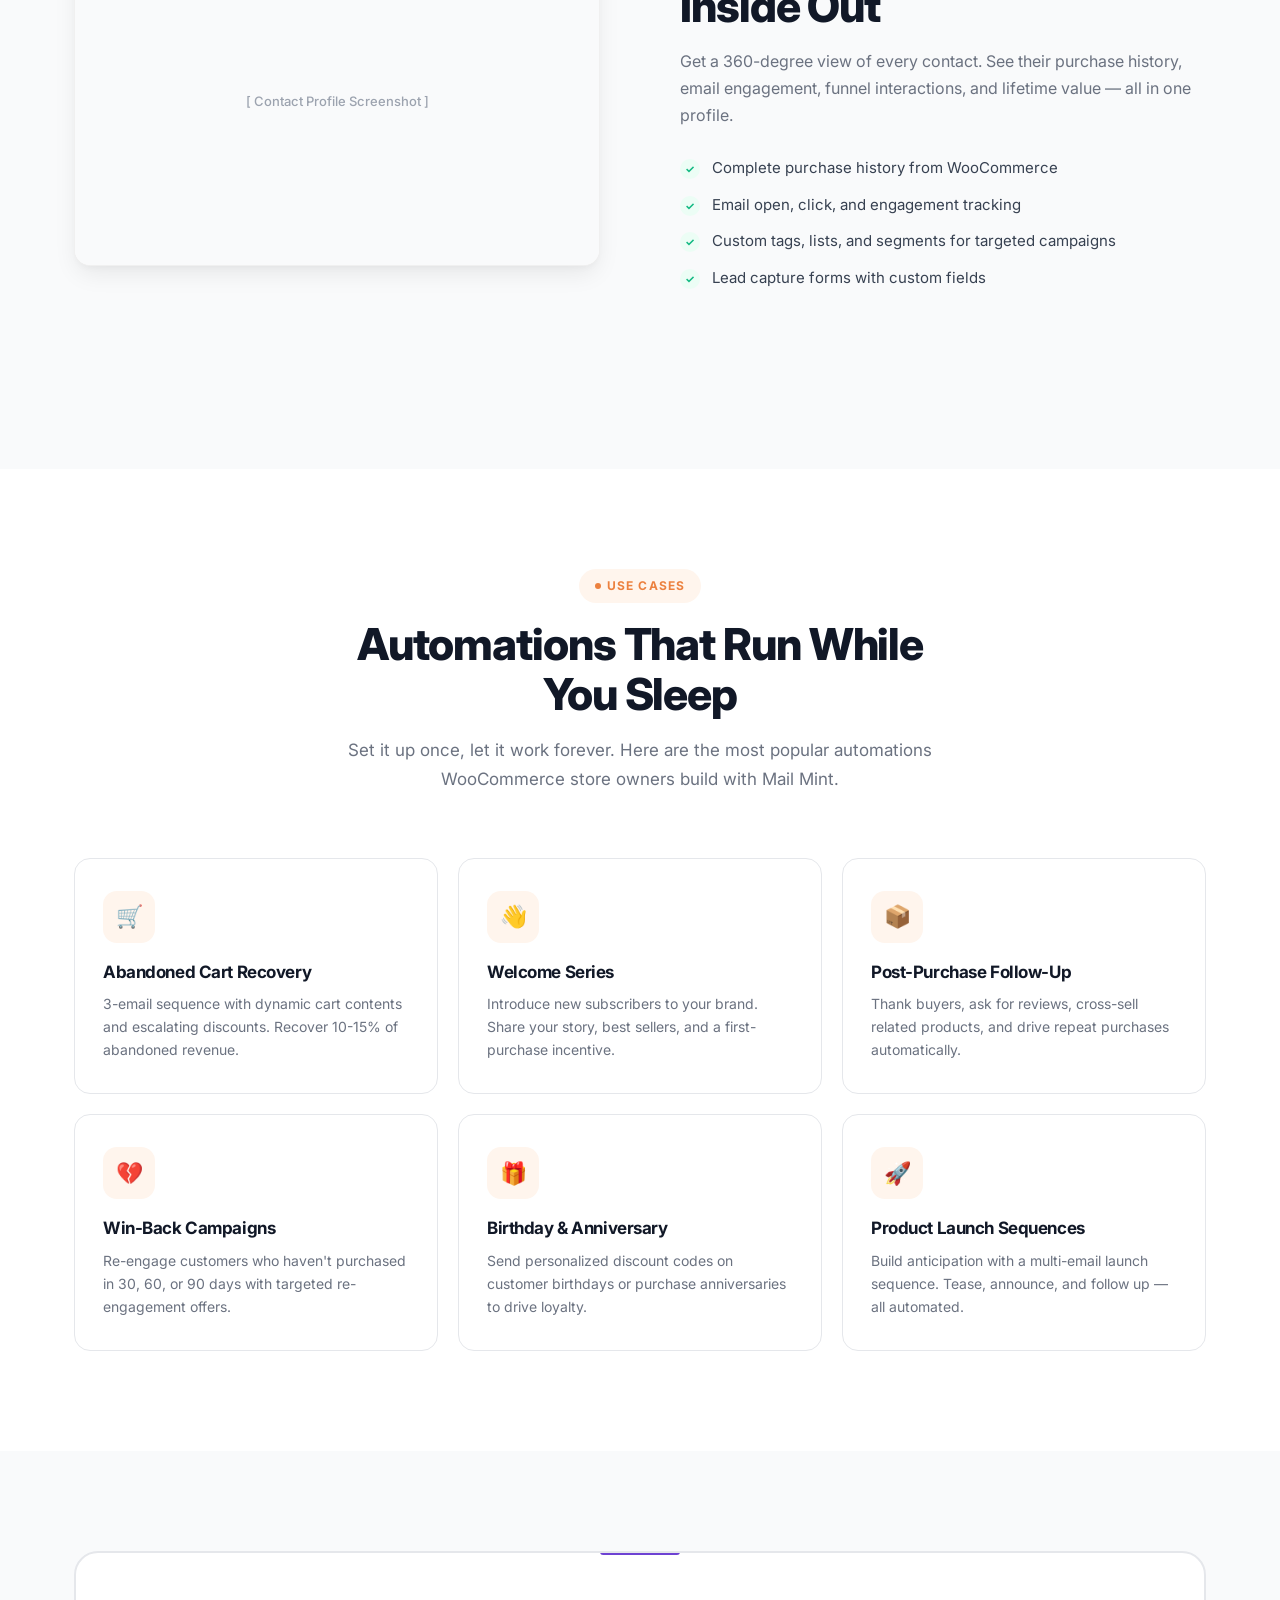
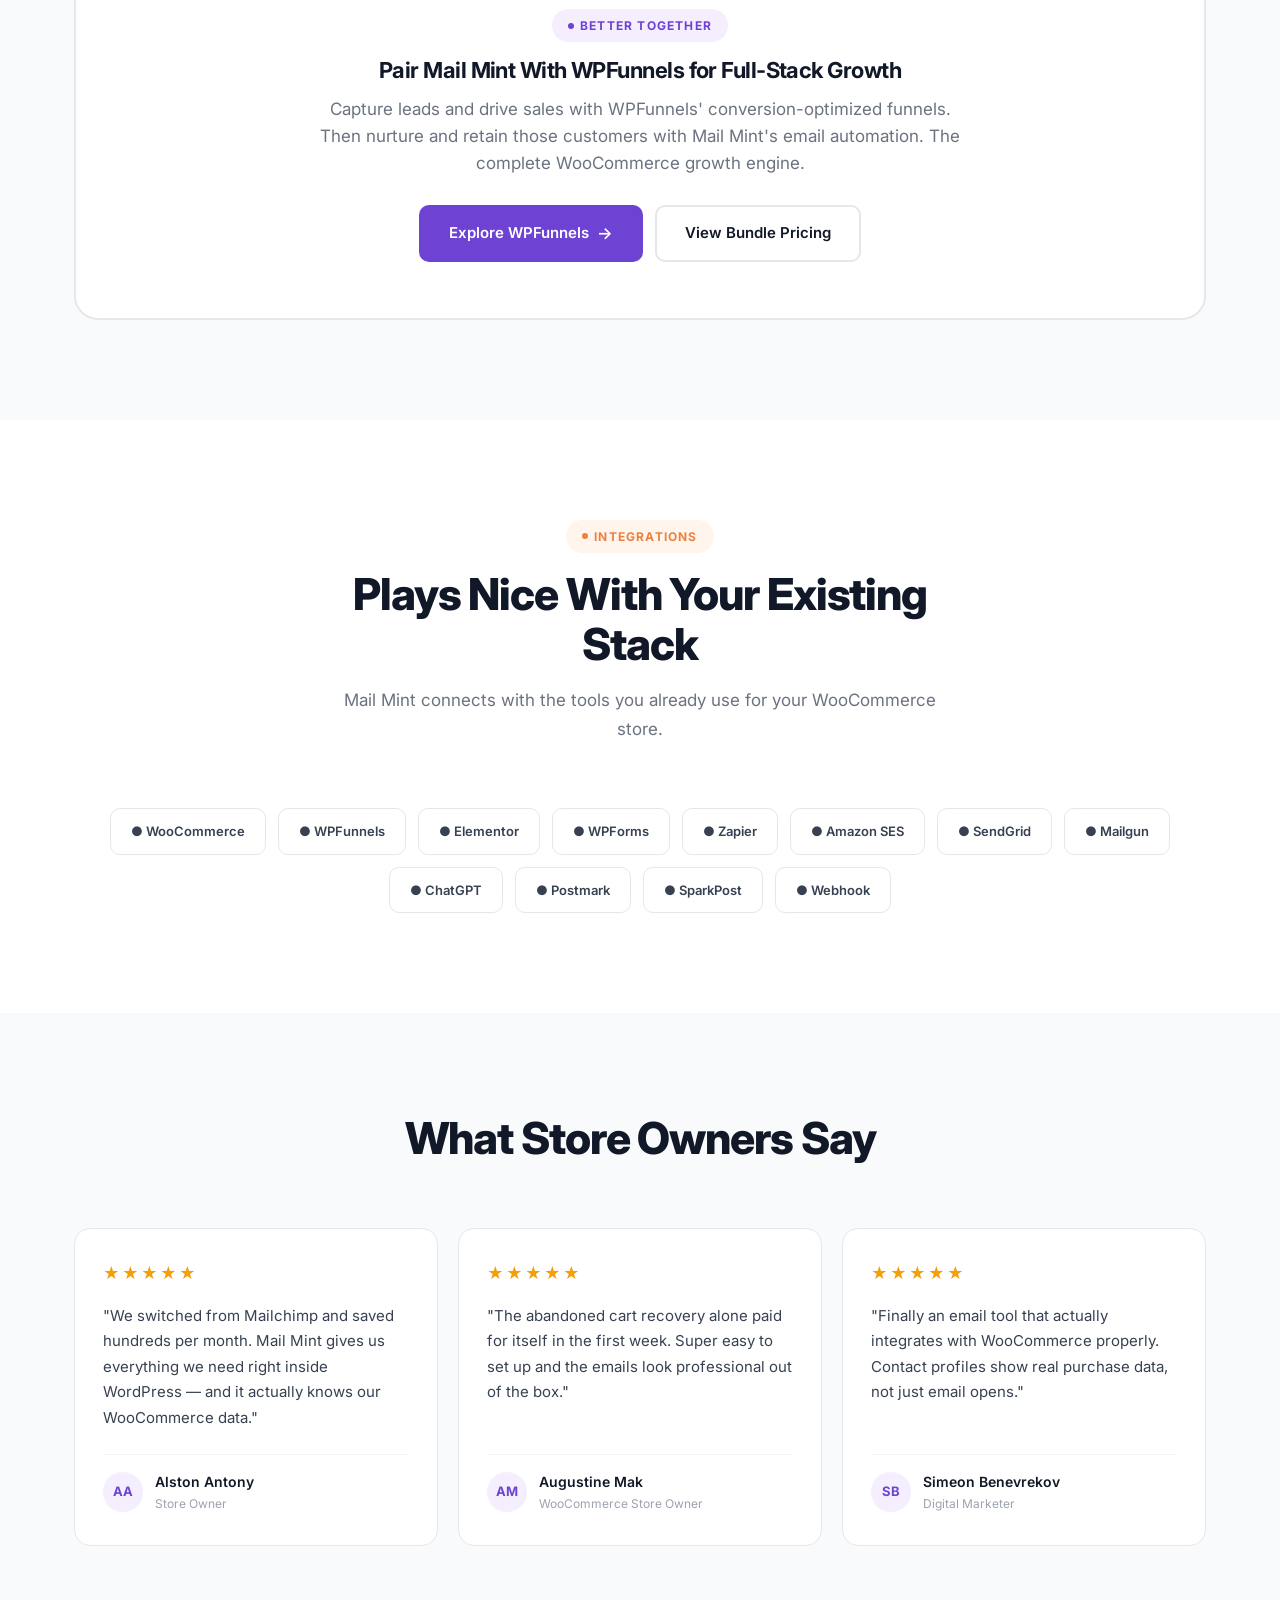
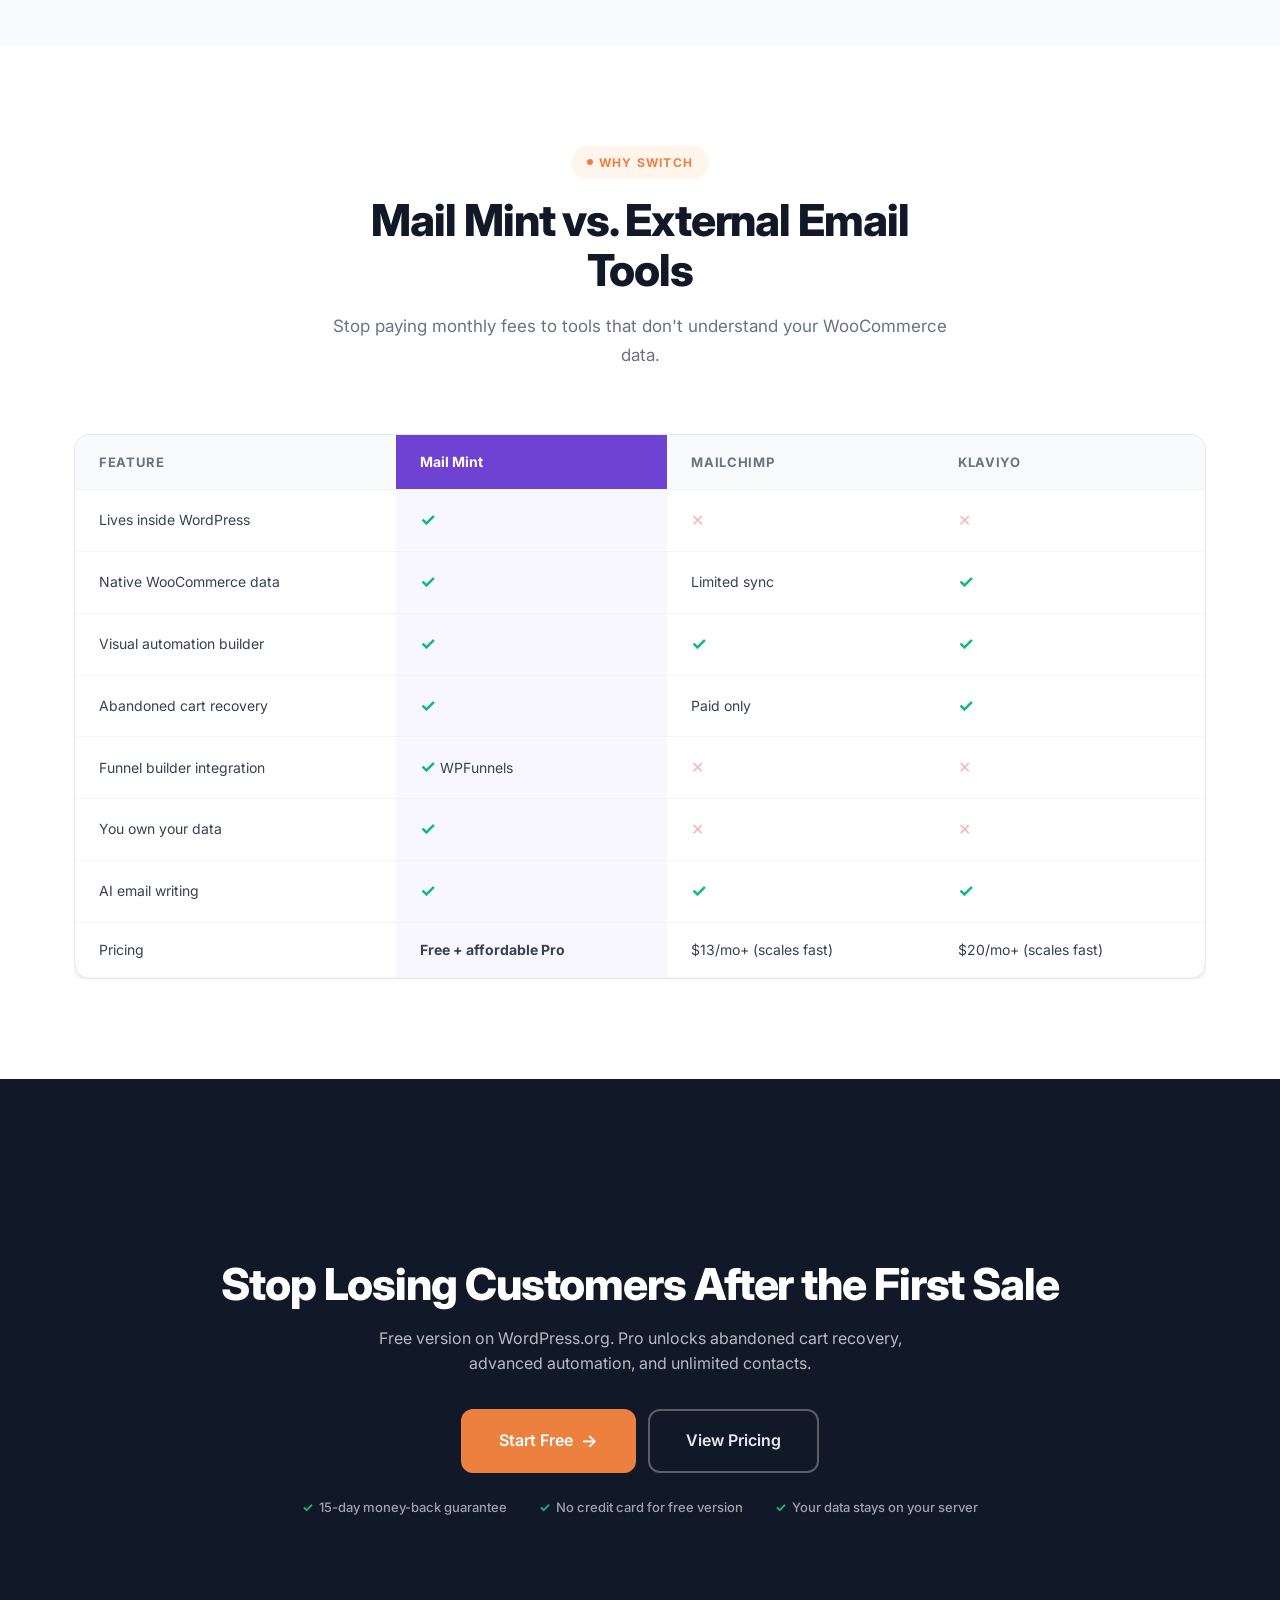
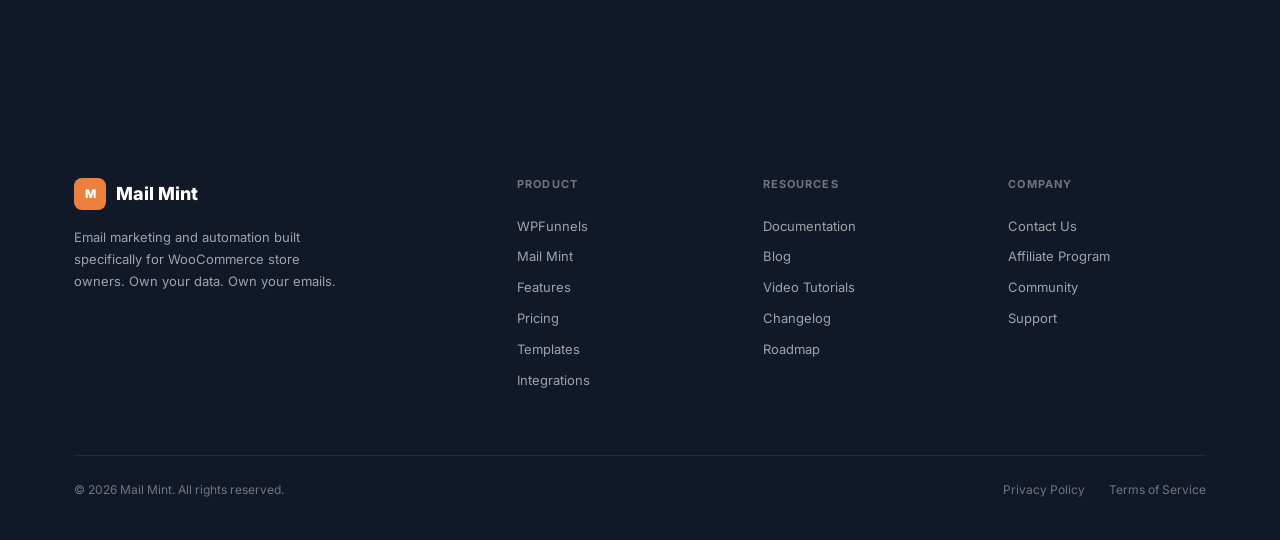
<file: mail-mint.html>
<!DOCTYPE html>
<html lang="en">
<head>
  <meta charset="UTF-8">
  <meta name="viewport" content="width=device-width, initial-scale=1.0">
  <title>Mail Mint — Email Marketing & Automation for WooCommerce</title>
  <meta name="description" content="Mail Mint is email marketing automation built for WooCommerce. Recover abandoned carts, nurture leads, and send targeted campaigns — all from WordPress.">
  <link rel="preconnect" href="https://fonts.googleapis.com">
  <link rel="preconnect" href="https://fonts.gstatic.com" crossorigin>
  <link href="https://fonts.googleapis.com/css2?family=Inter:wght@400;500;600;700;800&display=swap" rel="stylesheet">
  <link rel="stylesheet" href="css/style.css">
</head>
<body>

  <!-- ============ HEADER ============ -->
  <header class="site-header">
    <div class="container">
      <nav class="nav">
        <a href="/" class="nav__logo">
          <span class="nav__logo-icon" style="background: var(--orange);">M</span>
          Mail Mint
        </a>

        <div class="nav__links">
          <div class="nav__link nav__link--has-dropdown">
            Products
            <div class="nav__dropdown">
              <a href="wpfunnels.html" class="nav__dropdown-item">
                WPFunnels
                <small>Funnel builder for WooCommerce</small>
              </a>
              <a href="mail-mint.html" class="nav__dropdown-item">
                Mail Mint
                <small>Email automation for WooCommerce</small>
              </a>
            </div>
          </div>
          <a href="#features" class="nav__link">Features</a>
          <a href="#" class="nav__link">Templates</a>
          <a href="#" class="nav__link">Pricing</a>
          <a href="#" class="nav__link">Docs</a>
          <a href="#" class="btn btn--orange nav__cta">Start Free</a>
        </div>

        <button class="nav__toggle" aria-label="Toggle menu">
          <span></span><span></span><span></span>
        </button>
      </nav>
    </div>
  </header>

  <!-- ============ PRODUCT HERO ============ -->
  <section class="product-hero product-hero--orange">
    <div class="container">
      <div class="product-hero__grid">
        <div class="product-hero__content">
          <span class="tag tag--orange">Mail Mint</span>
          <h1>Email Automation That Knows Your WooCommerce Customers</h1>
          <p>
            Send the right email at the right time — triggered by what your customers actually do. Recover abandoned carts, nurture leads, and drive repeat purchases on autopilot.
          </p>
          <div class="btn-group">
            <a href="#" class="btn btn--orange btn--lg">
              Start Free
              <span class="arrow">&rarr;</span>
            </a>
            <a href="#features" class="btn btn--secondary btn--lg">
              See All Features
            </a>
          </div>
          <div class="hero__proof mt-24">
            <div class="hero__proof-item">
              <span class="hero__proof-stars">&#9733;&#9733;&#9733;&#9733;&#9733;</span>
              Rated 4.8/5
            </div>
            <span class="hero__proof-sep"></span>
            <div class="hero__proof-item">
              Free version on WordPress.org
            </div>
          </div>
        </div>
        <div class="product-hero__image">
          <div class="mockup">
            <div class="mockup__toolbar">
              <div class="mockup__dots">
                <span class="mockup__dot mockup__dot--red"></span>
                <span class="mockup__dot mockup__dot--yellow"></span>
                <span class="mockup__dot mockup__dot--green"></span>
              </div>
              <div class="mockup__url">yourstore.com/wp-admin &mdash; Mail Mint</div>
            </div>
            <div class="mockup__body" style="min-height: 320px;">
              <div class="mockup__canvas" style="padding: 24px;">
                <div class="mockup__canvas-header">
                  <div class="mockup__canvas-title">Cart Recovery Automation</div>
                  <div class="mockup__canvas-actions">
                    <span class="mockup__canvas-btn mockup__canvas-btn--ghost" style="border-color: var(--orange); color: var(--orange);">Draft</span>
                    <span class="mockup__canvas-btn" style="background: var(--orange);">Activate</span>
                  </div>
                </div>
                <div class="mockup__flow">
                  <div class="mockup__node mockup__node--active" style="border-color: var(--orange);">
                    <div class="mockup__node-icon" style="background: var(--orange-light);">&#128722;</div>
                    <div class="mockup__node-label">Cart Abandoned</div>
                    <div class="mockup__node-sub">Trigger</div>
                  </div>
                  <div class="mockup__connector"></div>
                  <div class="mockup__node">
                    <div class="mockup__node-icon" style="background: #FEF3C7;">&#9202;</div>
                    <div class="mockup__node-label">Wait 1 Hour</div>
                    <div class="mockup__node-sub">Delay</div>
                  </div>
                  <div class="mockup__connector"></div>
                  <div class="mockup__node">
                    <div class="mockup__node-icon" style="background: #DBEAFE;">&#9993;</div>
                    <div class="mockup__node-label">Send Email</div>
                    <div class="mockup__node-sub">Reminder #1</div>
                  </div>
                  <div class="mockup__connector"></div>
                  <div class="mockup__node">
                    <div class="mockup__node-icon" style="background: var(--green-light);">&#127873;</div>
                    <div class="mockup__node-label">Send Coupon</div>
                    <div class="mockup__node-sub">10% off email</div>
                  </div>
                </div>
                <div class="mockup__stats">
                  <div class="mockup__stat-card">
                    <div class="mockup__stat-label">Emails Sent</div>
                    <div class="mockup__stat-value">1,204</div>
                    <div class="mockup__stat-change">&#9650; 18.2%</div>
                  </div>
                  <div class="mockup__stat-card">
                    <div class="mockup__stat-label">Open Rate</div>
                    <div class="mockup__stat-value">42.8%</div>
                    <div class="mockup__stat-change">&#9650; 5.1%</div>
                  </div>
                  <div class="mockup__stat-card">
                    <div class="mockup__stat-label">Recovered</div>
                    <div class="mockup__stat-value">$8,340</div>
                    <div class="mockup__stat-change">&#9650; 31.4%</div>
                  </div>
                </div>
              </div>
            </div>
          </div>
        </div>
      </div>
    </div>
  </section>

  <!-- ============ THE PROBLEM ============ -->
  <section class="section">
    <div class="container">
      <div class="section__header fade-in">
        <span class="tag tag--orange">Why Mail Mint</span>
        <h2>Your Customers Buy Once. Then They Disappear.</h2>
        <p>Without automated follow-ups, you're paying to acquire customers who never come back. Mail Mint fixes that by turning one-time buyers into repeat customers.</p>
      </div>

      <div class="stats fade-in">
        <div class="stat">
          <div class="stat__number">70%</div>
          <div class="stat__label">of carts are abandoned</div>
        </div>
        <div class="stat">
          <div class="stat__number">5x</div>
          <div class="stat__label">cheaper to retain vs. acquire</div>
        </div>
        <div class="stat">
          <div class="stat__number">$42</div>
          <div class="stat__label">ROI per $1 spent on email</div>
        </div>
      </div>
    </div>
  </section>

  <!-- ============ KEY FEATURES ============ -->
  <section class="section section--gray" id="features">
    <div class="container">
      <div class="section__header fade-in">
        <span class="tag tag--orange">Features</span>
        <h2>Everything You Need to Automate WooCommerce Email</h2>
      </div>

      <div class="cards-grid fade-in">
        <div class="card">
          <div class="card__icon card__icon--orange">&#9889;</div>
          <h3>Visual Automation Builder</h3>
          <p>Build automation workflows visually. Drag and drop triggers, conditions, delays, and email actions on a canvas.</p>
        </div>
        <div class="card">
          <div class="card__icon card__icon--orange">&#128722;</div>
          <h3>Abandoned Cart Recovery</h3>
          <p>Automatically detect abandoned carts and send a recovery sequence. Bring back buyers with timed reminders and discount offers.</p>
        </div>
        <div class="card">
          <div class="card__icon card__icon--orange">&#9993;</div>
          <h3>Email Campaign Builder</h3>
          <p>Create beautiful email campaigns with a visual drag-and-drop editor. Pre-built templates for promotions, newsletters, and announcements.</p>
        </div>
        <div class="card">
          <div class="card__icon card__icon--orange">&#128101;</div>
          <h3>Contact Management</h3>
          <p>360-degree customer profiles with purchase history, email engagement, funnel activity, and custom tags — all in one place.</p>
        </div>
        <div class="card">
          <div class="card__icon card__icon--orange">&#127919;</div>
          <h3>Smart Segmentation</h3>
          <p>Segment contacts by purchase behavior, engagement level, tags, or custom fields. Send targeted emails that convert.</p>
        </div>
        <div class="card">
          <div class="card__icon card__icon--orange">&#129302;</div>
          <h3>AI Email Writing</h3>
          <p>Connect with ChatGPT to generate email subject lines, body copy, and CTAs. Write better emails in less time.</p>
        </div>
      </div>
    </div>
  </section>

  <!-- ============ FEATURE: AUTOMATION BUILDER ============ -->
  <section class="section">
    <div class="container">
      <div class="feature-block fade-in">
        <div class="feature-block__content">
          <span class="tag tag--orange">Core Feature</span>
          <h2>Visual Email Automation Workflows</h2>
          <p>Build complex automation sequences with a simple drag-and-drop interface. Trigger emails based on WooCommerce events — purchases, cart abandonment, subscriptions, and more.</p>
          <ul class="feature-block__list">
            <li class="feature-block__list-item">
              <span class="feature-block__list-icon">&#10003;</span>
              WooCommerce-native triggers: purchase, refund, subscription renewal, cart abandon
            </li>
            <li class="feature-block__list-item">
              <span class="feature-block__list-icon">&#10003;</span>
              Conditional branching — send different emails based on cart value, product, or tag
            </li>
            <li class="feature-block__list-item">
              <span class="feature-block__list-icon">&#10003;</span>
              Time delays, wait conditions, and goal tracking
            </li>
            <li class="feature-block__list-item">
              <span class="feature-block__list-icon">&#10003;</span>
              Pre-built automation recipes for common WooCommerce flows
            </li>
          </ul>
        </div>
        <div class="feature-block__image">
          <div class="screenshot-placeholder">
            [ Automation Workflow Builder Screenshot ]
          </div>
        </div>
      </div>
    </div>
  </section>

  <!-- ============ FEATURE: ABANDONED CART ============ -->
  <section class="section section--gray">
    <div class="container">
      <div class="feature-block feature-block--reverse fade-in">
        <div class="feature-block__content">
          <span class="tag tag--orange">Revenue Recovery</span>
          <h2>Recover Abandoned Carts Automatically</h2>
          <p>70% of shoppers abandon their cart. Mail Mint detects abandoned carts in WooCommerce and sends a timed recovery sequence to bring them back.</p>
          <ul class="feature-block__list">
            <li class="feature-block__list-item">
              <span class="feature-block__list-icon">&#10003;</span>
              Auto-detect abandoned carts for both guests and logged-in users
            </li>
            <li class="feature-block__list-item">
              <span class="feature-block__list-icon">&#10003;</span>
              Multi-email recovery sequences with escalating incentives
            </li>
            <li class="feature-block__list-item">
              <span class="feature-block__list-icon">&#10003;</span>
              Include dynamic cart contents and discount codes in emails
            </li>
            <li class="feature-block__list-item">
              <span class="feature-block__list-icon">&#10003;</span>
              Track recovered revenue per automation
            </li>
          </ul>
        </div>
        <div class="feature-block__image">
          <div class="screenshot-placeholder">
            [ Abandoned Cart Recovery Screenshot ]
          </div>
        </div>
      </div>
    </div>
  </section>

  <!-- ============ FEATURE: EMAIL BUILDER ============ -->
  <section class="section">
    <div class="container">
      <div class="feature-block fade-in">
        <div class="feature-block__content">
          <span class="tag tag--orange">Email Builder</span>
          <h2>Drag-and-Drop Email Editor</h2>
          <p>Build beautiful, responsive emails without touching code. Use pre-built templates or start from scratch with a visual block editor.</p>
          <ul class="feature-block__list">
            <li class="feature-block__list-item">
              <span class="feature-block__list-icon">&#10003;</span>
              Visual drag-and-drop blocks: text, images, buttons, columns, dividers
            </li>
            <li class="feature-block__list-item">
              <span class="feature-block__list-icon">&#10003;</span>
              Dynamic merge tags for personalized content
            </li>
            <li class="feature-block__list-item">
              <span class="feature-block__list-icon">&#10003;</span>
              Mobile-responsive out of the box
            </li>
            <li class="feature-block__list-item">
              <span class="feature-block__list-icon">&#10003;</span>
              Ready-to-use templates for promotions, welcome series, and more
            </li>
          </ul>
        </div>
        <div class="feature-block__image">
          <div class="screenshot-placeholder">
            [ Email Builder Screenshot ]
          </div>
        </div>
      </div>
    </div>
  </section>

  <!-- ============ FEATURE: CONTACT MANAGEMENT ============ -->
  <section class="section section--gray">
    <div class="container">
      <div class="feature-block feature-block--reverse fade-in">
        <div class="feature-block__content">
          <span class="tag tag--orange">CRM</span>
          <h2>Know Every Customer Inside Out</h2>
          <p>Get a 360-degree view of every contact. See their purchase history, email engagement, funnel interactions, and lifetime value — all in one profile.</p>
          <ul class="feature-block__list">
            <li class="feature-block__list-item">
              <span class="feature-block__list-icon">&#10003;</span>
              Complete purchase history from WooCommerce
            </li>
            <li class="feature-block__list-item">
              <span class="feature-block__list-icon">&#10003;</span>
              Email open, click, and engagement tracking
            </li>
            <li class="feature-block__list-item">
              <span class="feature-block__list-icon">&#10003;</span>
              Custom tags, lists, and segments for targeted campaigns
            </li>
            <li class="feature-block__list-item">
              <span class="feature-block__list-icon">&#10003;</span>
              Lead capture forms with custom fields
            </li>
          </ul>
        </div>
        <div class="feature-block__image">
          <div class="screenshot-placeholder">
            [ Contact Profile Screenshot ]
          </div>
        </div>
      </div>
    </div>
  </section>

  <!-- ============ WHAT YOU CAN AUTOMATE ============ -->
  <section class="section">
    <div class="container">
      <div class="section__header fade-in">
        <span class="tag tag--orange">Use Cases</span>
        <h2>Automations That Run While You Sleep</h2>
        <p>Set it up once, let it work forever. Here are the most popular automations WooCommerce store owners build with Mail Mint.</p>
      </div>

      <div class="cards-grid fade-in">
        <div class="card">
          <div class="card__icon card__icon--orange">&#128722;</div>
          <h3>Abandoned Cart Recovery</h3>
          <p>3-email sequence with dynamic cart contents and escalating discounts. Recover 10-15% of abandoned revenue.</p>
        </div>
        <div class="card">
          <div class="card__icon card__icon--orange">&#128075;</div>
          <h3>Welcome Series</h3>
          <p>Introduce new subscribers to your brand. Share your story, best sellers, and a first-purchase incentive.</p>
        </div>
        <div class="card">
          <div class="card__icon card__icon--orange">&#128230;</div>
          <h3>Post-Purchase Follow-Up</h3>
          <p>Thank buyers, ask for reviews, cross-sell related products, and drive repeat purchases automatically.</p>
        </div>
        <div class="card">
          <div class="card__icon card__icon--orange">&#128148;</div>
          <h3>Win-Back Campaigns</h3>
          <p>Re-engage customers who haven't purchased in 30, 60, or 90 days with targeted re-engagement offers.</p>
        </div>
        <div class="card">
          <div class="card__icon card__icon--orange">&#127873;</div>
          <h3>Birthday &amp; Anniversary</h3>
          <p>Send personalized discount codes on customer birthdays or purchase anniversaries to drive loyalty.</p>
        </div>
        <div class="card">
          <div class="card__icon card__icon--orange">&#128640;</div>
          <h3>Product Launch Sequences</h3>
          <p>Build anticipation with a multi-email launch sequence. Tease, announce, and follow up — all automated.</p>
        </div>
      </div>
    </div>
  </section>

  <!-- ============ WORKS WITH WPFUNNELS ============ -->
  <section class="section section--gray">
    <div class="container">
      <div class="highlight-box fade-in">
        <span class="tag">Better Together</span>
        <h3 class="mt-16">Pair Mail Mint With WPFunnels for Full-Stack Growth</h3>
        <p>Capture leads and drive sales with WPFunnels' conversion-optimized funnels. Then nurture and retain those customers with Mail Mint's email automation. The complete WooCommerce growth engine.</p>
        <div class="btn-group" style="justify-content: center;">
          <a href="wpfunnels.html" class="btn btn--primary">
            Explore WPFunnels
            <span class="arrow">&rarr;</span>
          </a>
          <a href="#" class="btn btn--secondary">View Bundle Pricing</a>
        </div>
      </div>
    </div>
  </section>

  <!-- ============ INTEGRATIONS ============ -->
  <section class="section">
    <div class="container">
      <div class="section__header fade-in">
        <span class="tag tag--orange">Integrations</span>
        <h2>Plays Nice With Your Existing Stack</h2>
        <p>Mail Mint connects with the tools you already use for your WooCommerce store.</p>
      </div>

      <div class="integrations-grid fade-in">
        <div class="integration-badge">&#9679; WooCommerce</div>
        <div class="integration-badge">&#9679; WPFunnels</div>
        <div class="integration-badge">&#9679; Elementor</div>
        <div class="integration-badge">&#9679; WPForms</div>
        <div class="integration-badge">&#9679; Zapier</div>
        <div class="integration-badge">&#9679; Amazon SES</div>
        <div class="integration-badge">&#9679; SendGrid</div>
        <div class="integration-badge">&#9679; Mailgun</div>
        <div class="integration-badge">&#9679; ChatGPT</div>
        <div class="integration-badge">&#9679; Postmark</div>
        <div class="integration-badge">&#9679; SparkPost</div>
        <div class="integration-badge">&#9679; Webhook</div>
      </div>
    </div>
  </section>

  <!-- ============ TESTIMONIALS ============ -->
  <section class="section section--gray">
    <div class="container">
      <div class="section__header fade-in">
        <h2>What Store Owners Say</h2>
      </div>

      <div class="testimonials-grid fade-in">
        <div class="testimonial">
          <div class="testimonial__stars">&#9733;&#9733;&#9733;&#9733;&#9733;</div>
          <p class="testimonial__quote">"We switched from Mailchimp and saved hundreds per month. Mail Mint gives us everything we need right inside WordPress — and it actually knows our WooCommerce data."</p>
          <div class="testimonial__author">
            <div class="testimonial__avatar">AA</div>
            <div>
              <div class="testimonial__name">Alston Antony</div>
              <div class="testimonial__role">Store Owner</div>
            </div>
          </div>
        </div>

        <div class="testimonial">
          <div class="testimonial__stars">&#9733;&#9733;&#9733;&#9733;&#9733;</div>
          <p class="testimonial__quote">"The abandoned cart recovery alone paid for itself in the first week. Super easy to set up and the emails look professional out of the box."</p>
          <div class="testimonial__author">
            <div class="testimonial__avatar">AM</div>
            <div>
              <div class="testimonial__name">Augustine Mak</div>
              <div class="testimonial__role">WooCommerce Store Owner</div>
            </div>
          </div>
        </div>

        <div class="testimonial">
          <div class="testimonial__stars">&#9733;&#9733;&#9733;&#9733;&#9733;</div>
          <p class="testimonial__quote">"Finally an email tool that actually integrates with WooCommerce properly. Contact profiles show real purchase data, not just email opens."</p>
          <div class="testimonial__author">
            <div class="testimonial__avatar">SB</div>
            <div>
              <div class="testimonial__name">Simeon Benevrekov</div>
              <div class="testimonial__role">Digital Marketer</div>
            </div>
          </div>
        </div>
      </div>
    </div>
  </section>

  <!-- ============ COMPARISON ============ -->
  <section class="section">
    <div class="container">
      <div class="section__header fade-in">
        <span class="tag tag--orange">Why Switch</span>
        <h2>Mail Mint vs. External Email Tools</h2>
        <p>Stop paying monthly fees to tools that don't understand your WooCommerce data.</p>
      </div>

      <div class="fade-in" style="overflow-x: auto;">
        <table class="comparison-table">
          <thead>
            <tr>
              <th>Feature</th>
              <th class="highlight-col">Mail Mint</th>
              <th>Mailchimp</th>
              <th>Klaviyo</th>
            </tr>
          </thead>
          <tbody>
            <tr>
              <td>Lives inside WordPress</td>
              <td class="highlight-col"><span class="check">&#10003;</span></td>
              <td><span class="cross">&#10005;</span></td>
              <td><span class="cross">&#10005;</span></td>
            </tr>
            <tr>
              <td>Native WooCommerce data</td>
              <td class="highlight-col"><span class="check">&#10003;</span></td>
              <td>Limited sync</td>
              <td><span class="check">&#10003;</span></td>
            </tr>
            <tr>
              <td>Visual automation builder</td>
              <td class="highlight-col"><span class="check">&#10003;</span></td>
              <td><span class="check">&#10003;</span></td>
              <td><span class="check">&#10003;</span></td>
            </tr>
            <tr>
              <td>Abandoned cart recovery</td>
              <td class="highlight-col"><span class="check">&#10003;</span></td>
              <td>Paid only</td>
              <td><span class="check">&#10003;</span></td>
            </tr>
            <tr>
              <td>Funnel builder integration</td>
              <td class="highlight-col"><span class="check">&#10003;</span> WPFunnels</td>
              <td><span class="cross">&#10005;</span></td>
              <td><span class="cross">&#10005;</span></td>
            </tr>
            <tr>
              <td>You own your data</td>
              <td class="highlight-col"><span class="check">&#10003;</span></td>
              <td><span class="cross">&#10005;</span></td>
              <td><span class="cross">&#10005;</span></td>
            </tr>
            <tr>
              <td>AI email writing</td>
              <td class="highlight-col"><span class="check">&#10003;</span></td>
              <td><span class="check">&#10003;</span></td>
              <td><span class="check">&#10003;</span></td>
            </tr>
            <tr>
              <td>Pricing</td>
              <td class="highlight-col"><strong>Free + affordable Pro</strong></td>
              <td>$13/mo+ (scales fast)</td>
              <td>$20/mo+ (scales fast)</td>
            </tr>
          </tbody>
        </table>
      </div>
    </div>
  </section>

  <!-- ============ FINAL CTA ============ -->
  <section class="section section--dark">
    <div class="container">
      <div class="cta-section">
        <h2>Stop Losing Customers After the First Sale</h2>
        <p style="color: rgba(255,255,255,0.7); max-width: 550px; margin: 0 auto 32px;">
          Free version on WordPress.org. Pro unlocks abandoned cart recovery, advanced automation, and unlimited contacts.
        </p>
        <div class="btn-group" style="justify-content: center;">
          <a href="#" class="btn btn--orange btn--lg">
            Start Free
            <span class="arrow">&rarr;</span>
          </a>
          <a href="#" class="btn btn--ghost btn--lg" style="color: rgba(255,255,255,0.9); border: 2px solid rgba(255,255,255,0.3);">
            View Pricing
          </a>
        </div>
        <div class="cta-trust mt-24" style="color: rgba(255,255,255,0.6);">
          <span class="cta-trust__item"><span class="cta-trust__check">&#10003;</span> 15-day money-back guarantee</span>
          <span class="cta-trust__item"><span class="cta-trust__check">&#10003;</span> No credit card for free version</span>
          <span class="cta-trust__item"><span class="cta-trust__check">&#10003;</span> Your data stays on your server</span>
        </div>
      </div>
    </div>
  </section>

  <!-- ============ FOOTER ============ -->
  <footer class="site-footer">
    <div class="container">
      <div class="footer__grid">
        <div class="footer__brand">
          <div class="footer__logo">
            <span class="footer__logo-icon" style="background: var(--orange);">M</span>
            Mail Mint
          </div>
          <p>Email marketing and automation built specifically for WooCommerce store owners. Own your data. Own your emails.</p>
        </div>

        <div class="footer__col">
          <h4>Product</h4>
          <a href="wpfunnels.html">WPFunnels</a>
          <a href="mail-mint.html">Mail Mint</a>
          <a href="#">Features</a>
          <a href="#">Pricing</a>
          <a href="#">Templates</a>
          <a href="#">Integrations</a>
        </div>

        <div class="footer__col">
          <h4>Resources</h4>
          <a href="#">Documentation</a>
          <a href="#">Blog</a>
          <a href="#">Video Tutorials</a>
          <a href="#">Changelog</a>
          <a href="#">Roadmap</a>
        </div>

        <div class="footer__col">
          <h4>Company</h4>
          <a href="#">Contact Us</a>
          <a href="#">Affiliate Program</a>
          <a href="#">Community</a>
          <a href="#">Support</a>
        </div>
      </div>

      <div class="footer__bottom">
        <span>&copy; 2026 Mail Mint. All rights reserved.</span>
        <div class="footer__bottom-links">
          <a href="#">Privacy Policy</a>
          <a href="#">Terms of Service</a>
        </div>
      </div>
    </div>
  </footer>

  <script src="js/main.js"></script>
</body>
</html>
</file>
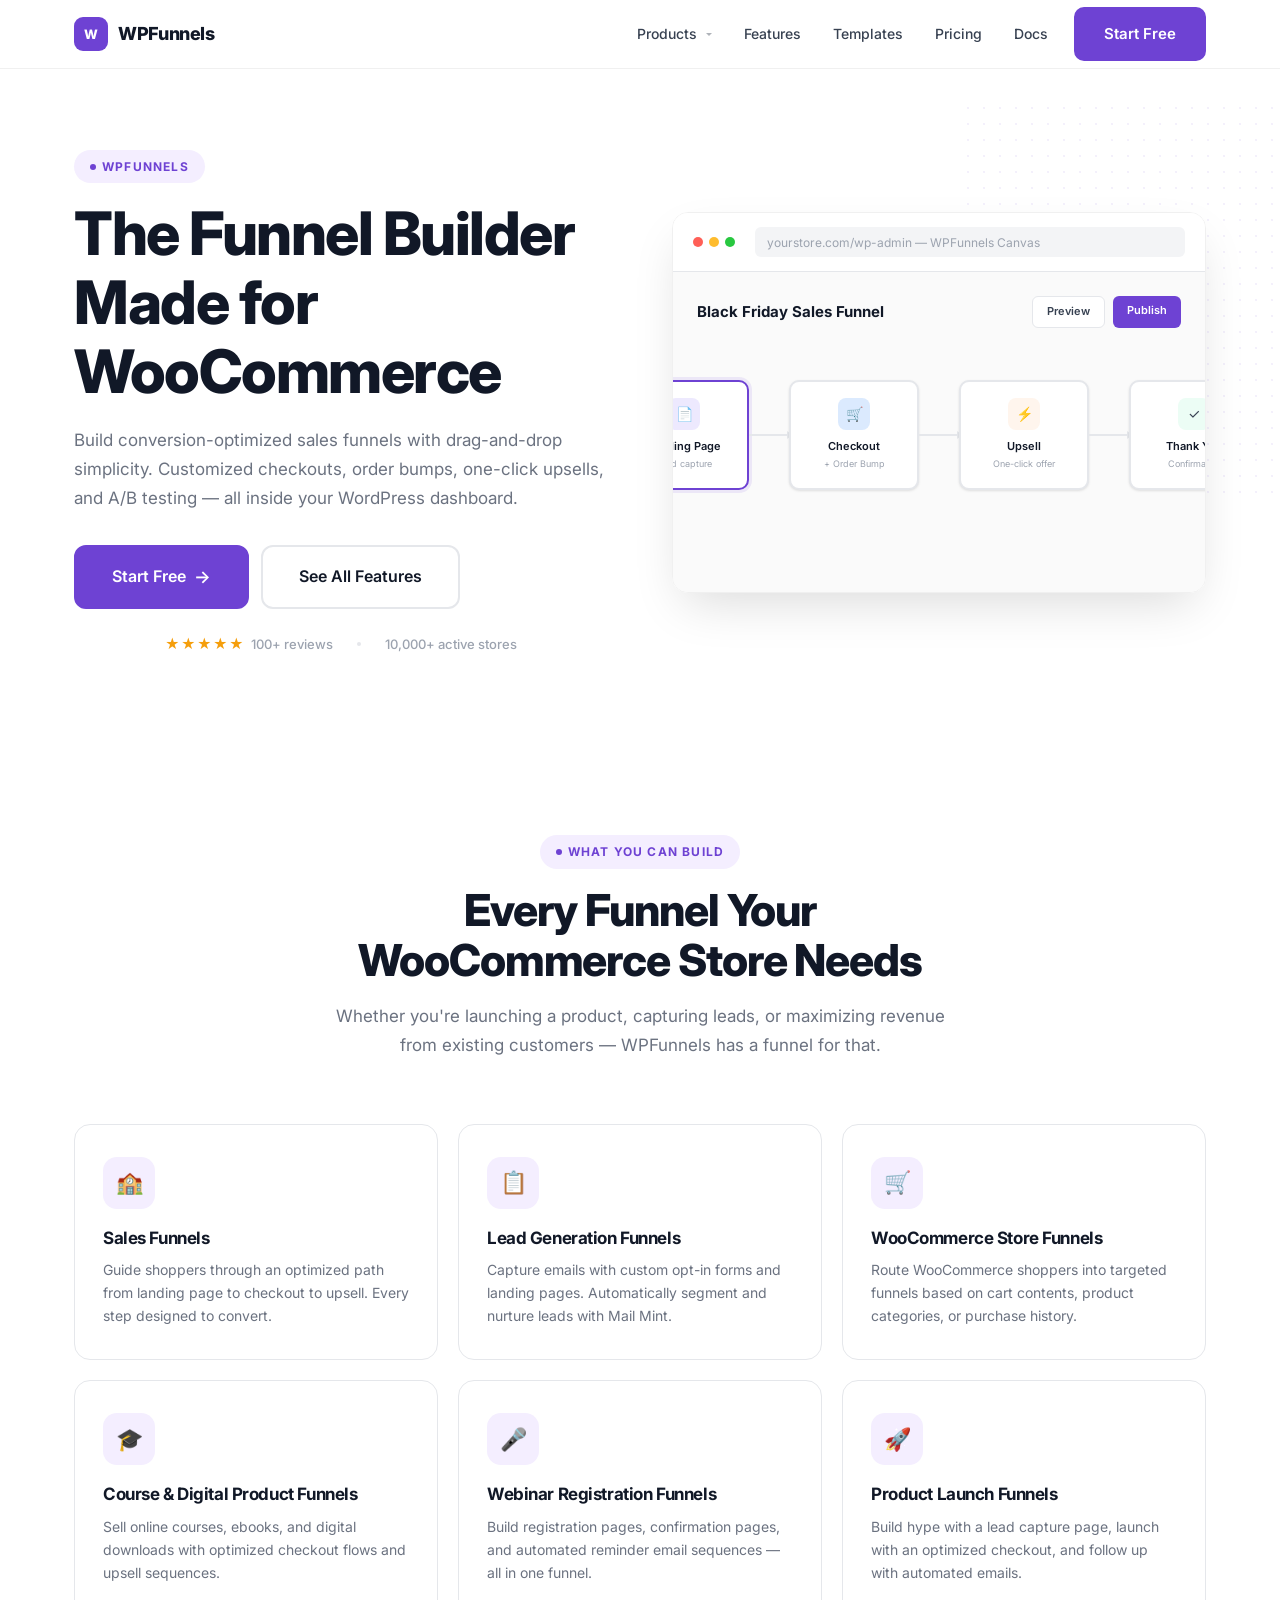
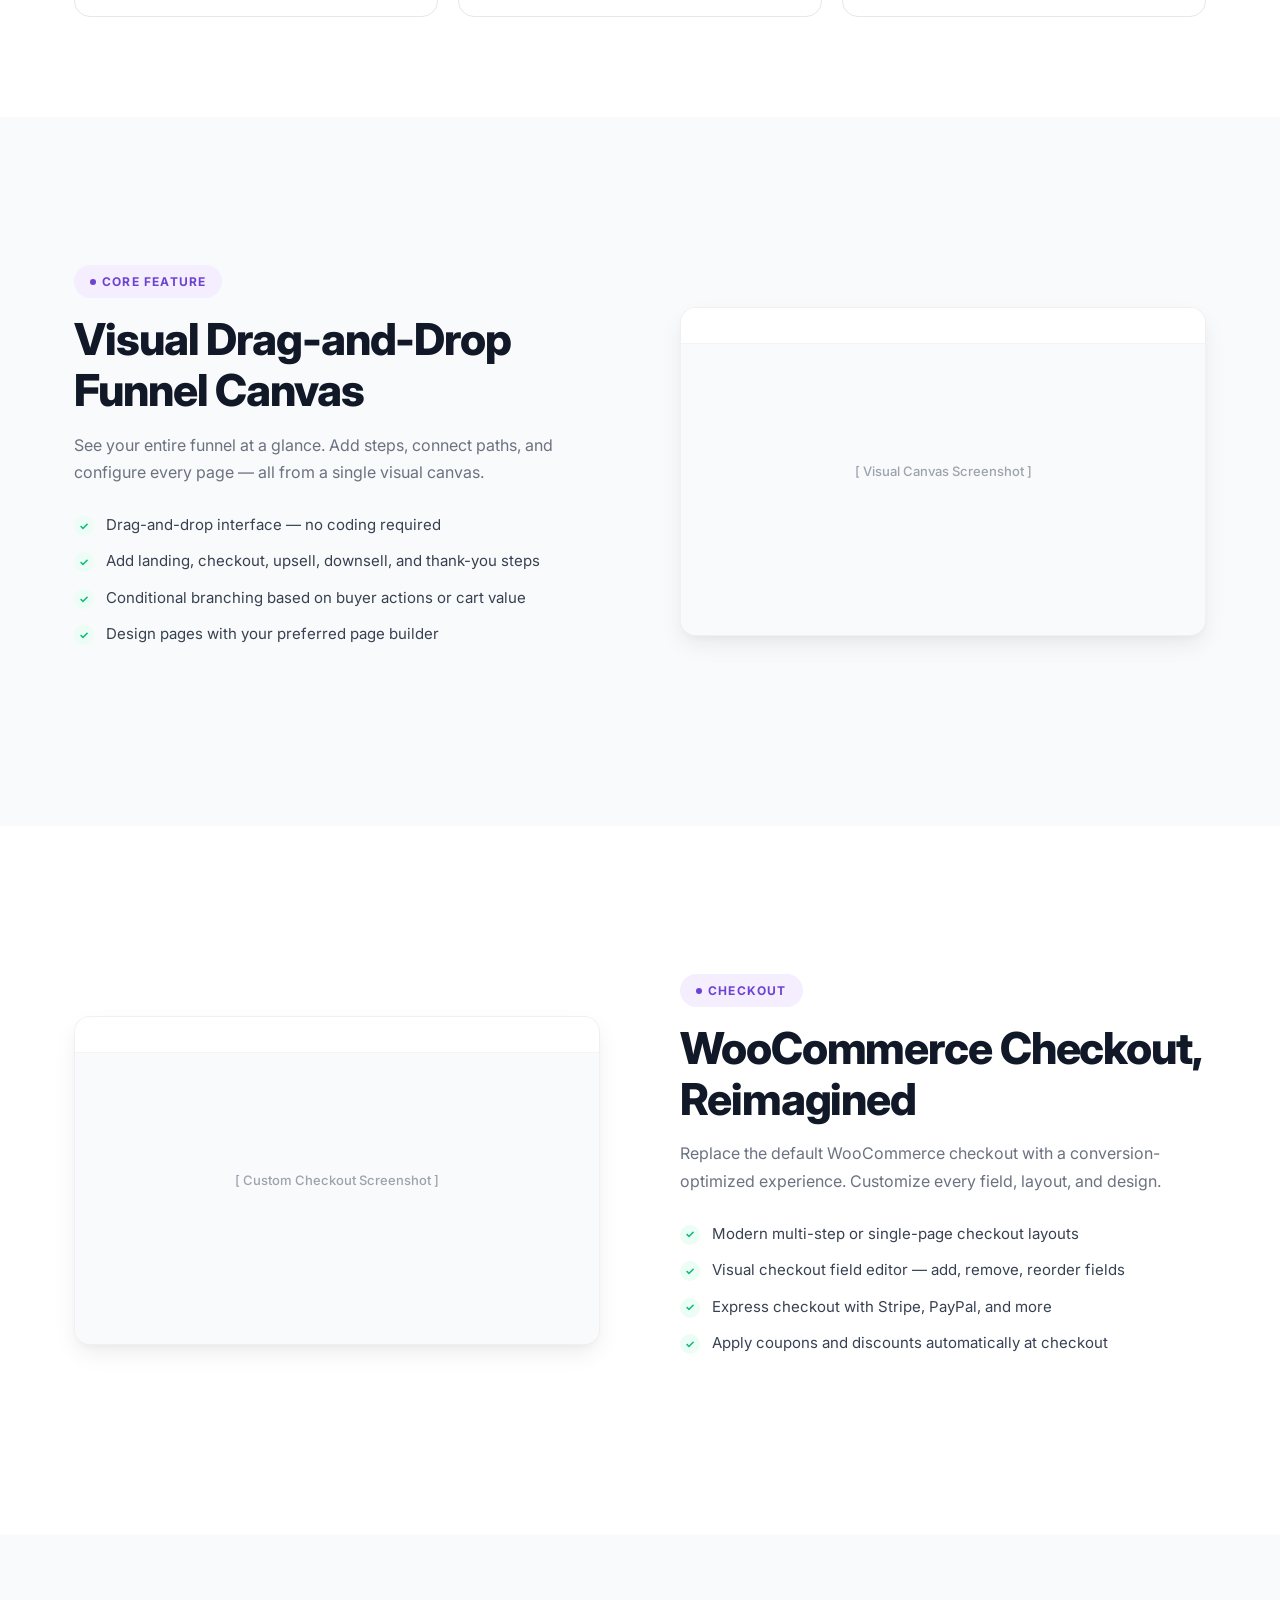
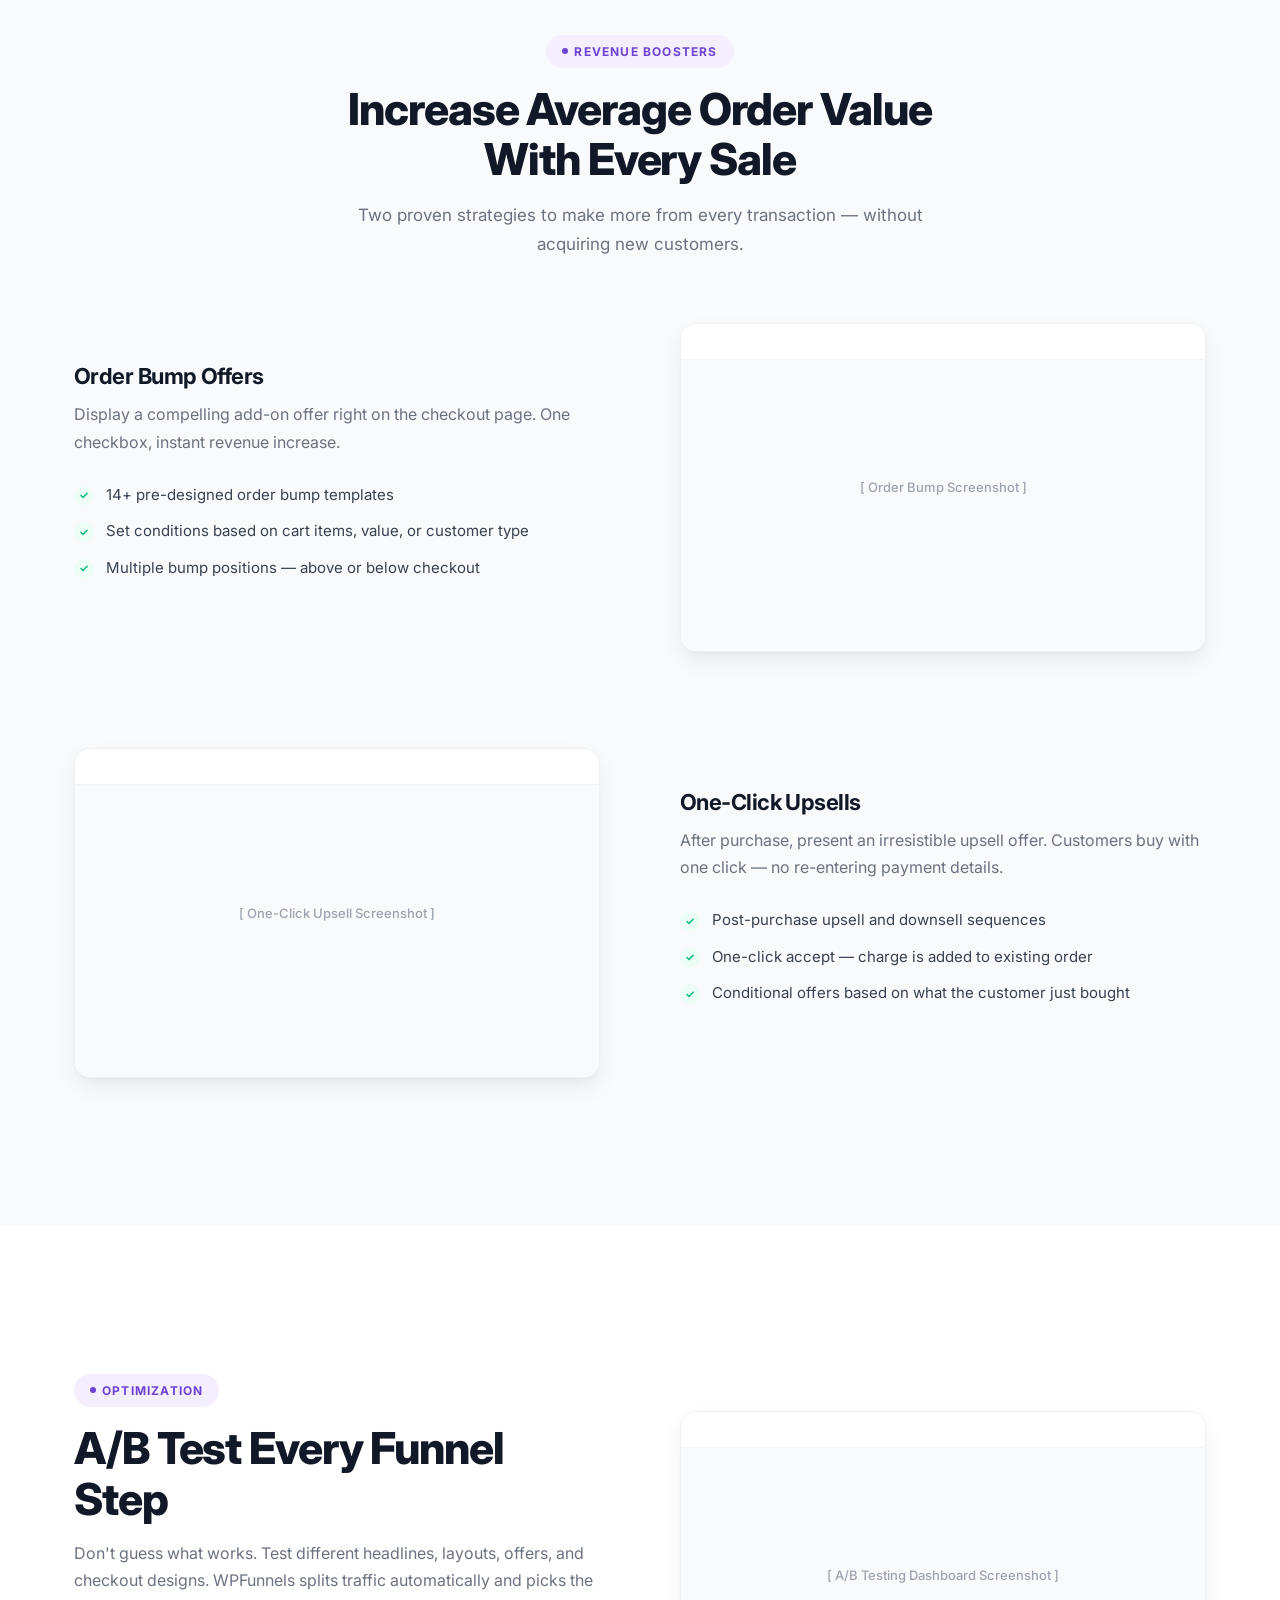
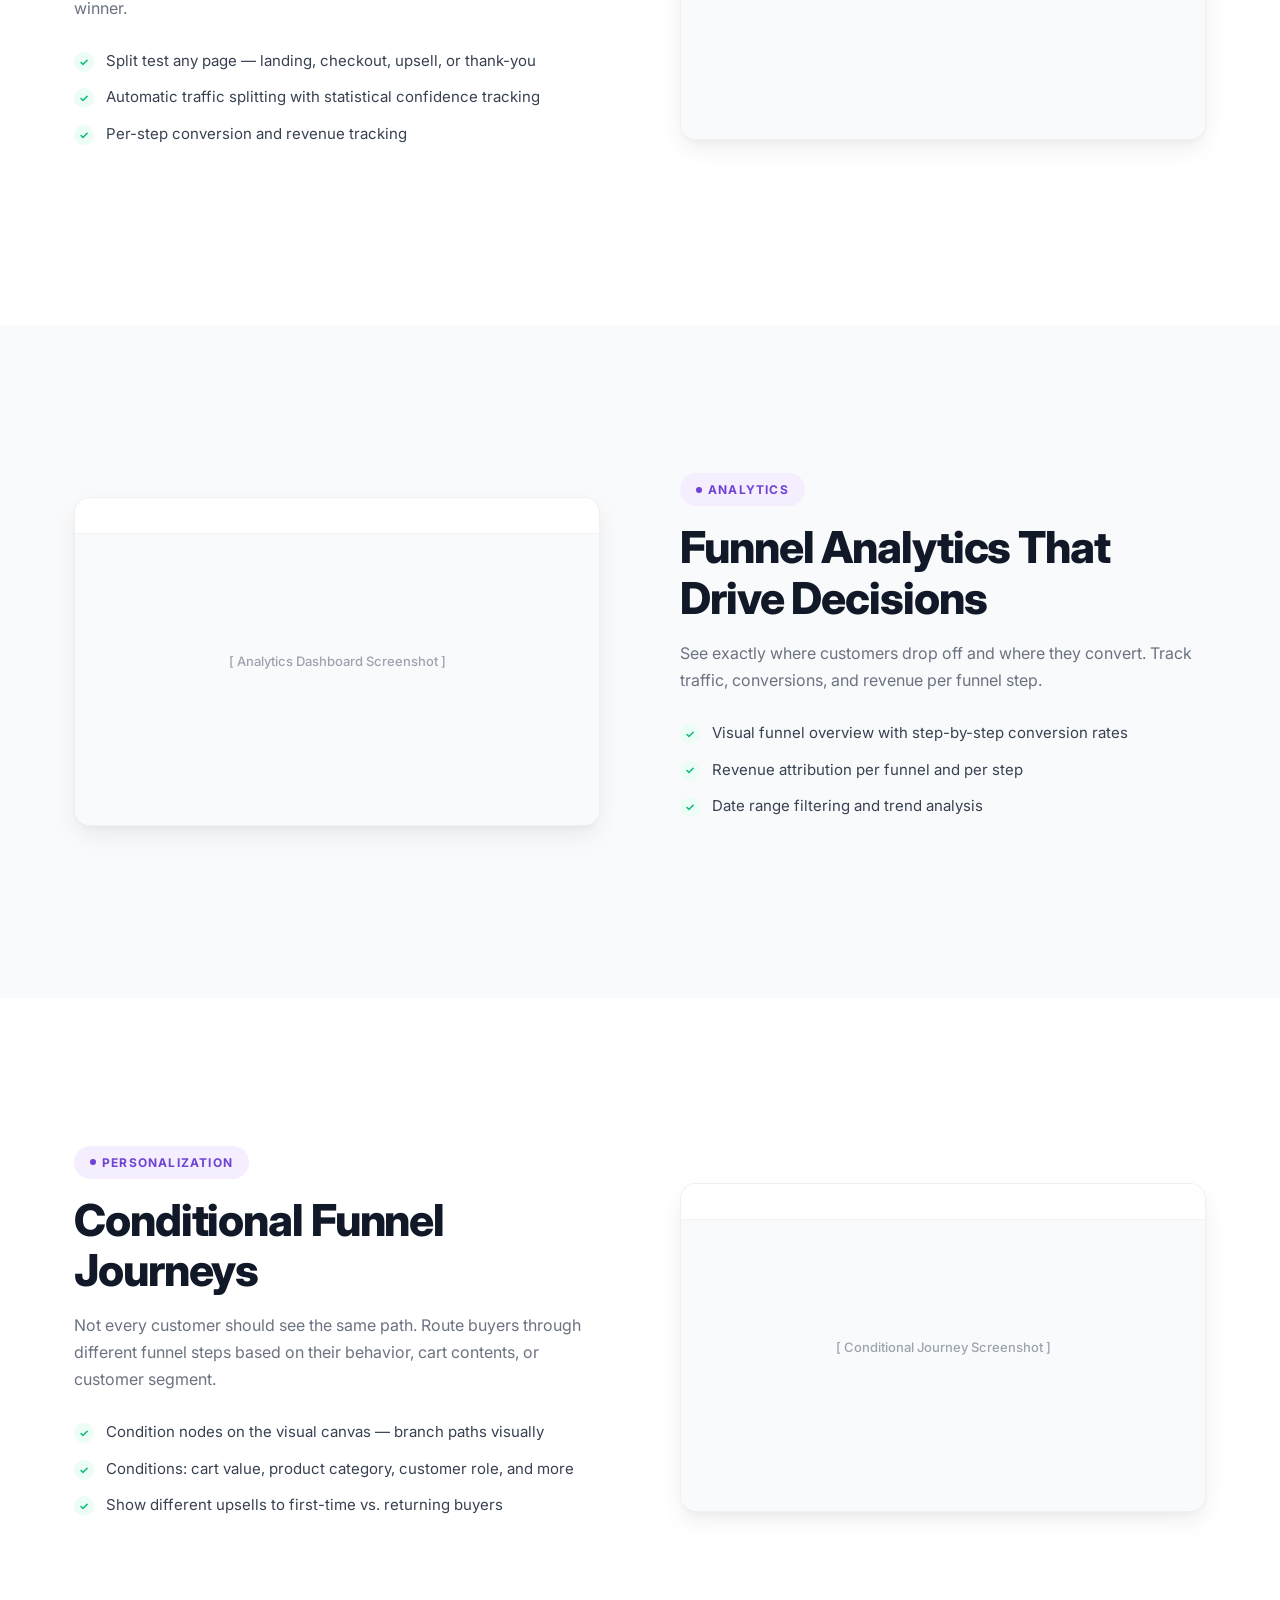
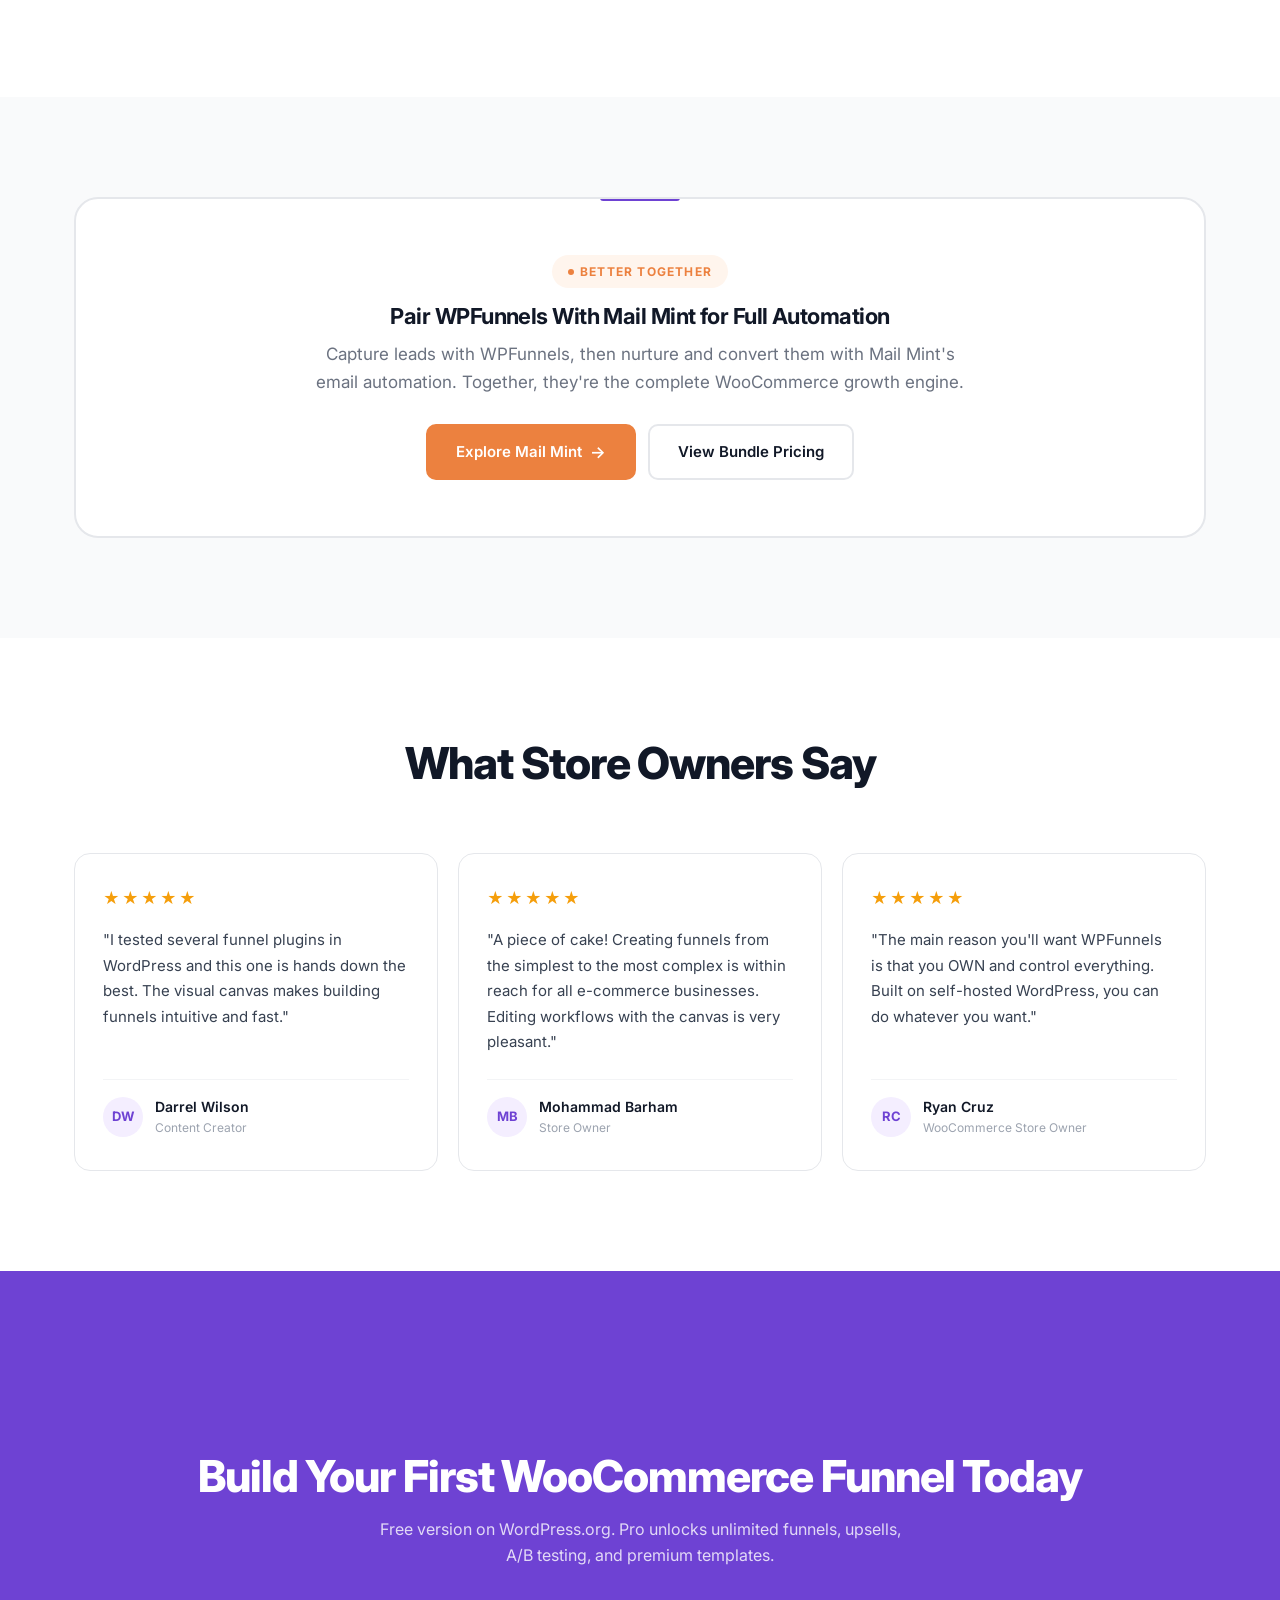
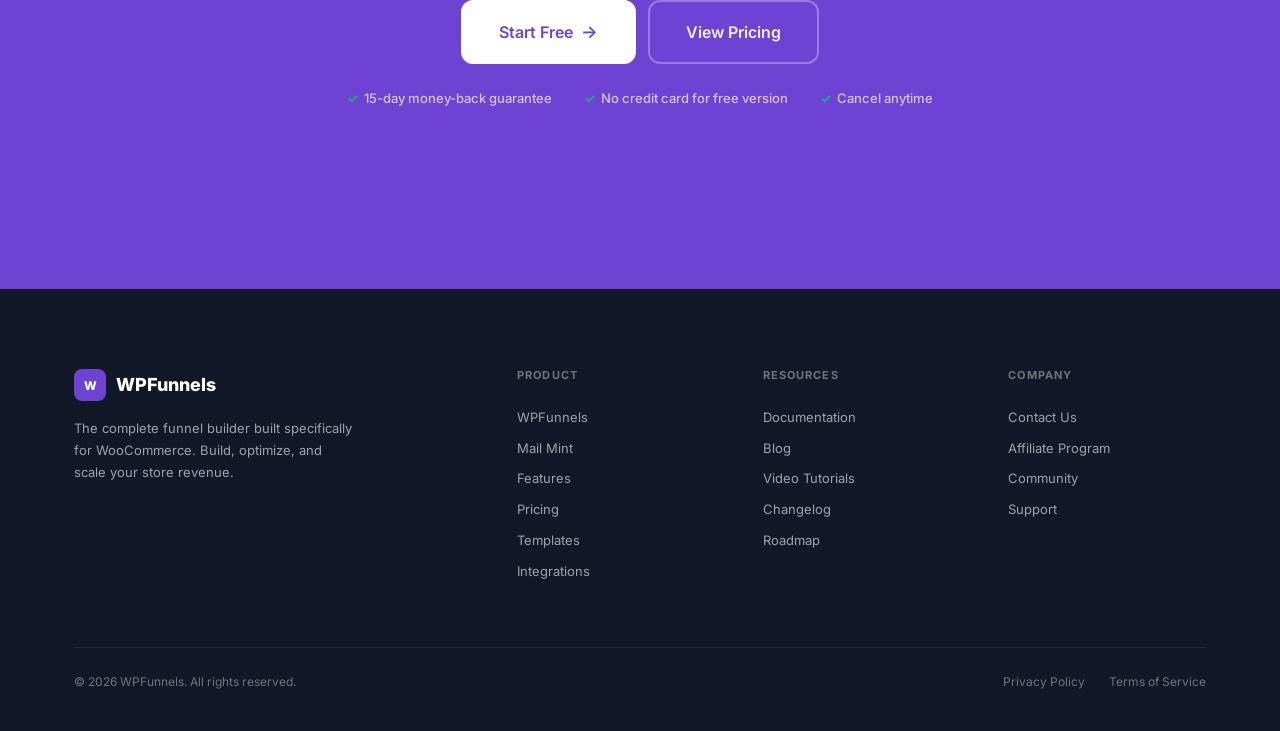
<file: wpfunnels.html>
<!DOCTYPE html>
<html lang="en">
<head>
  <meta charset="UTF-8">
  <meta name="viewport" content="width=device-width, initial-scale=1.0">
  <title>WPFunnels — Funnel Builder for WooCommerce | Checkout Optimization & One-Click Upsell</title>
  <meta name="description" content="WPFunnels is the #1 drag-and-drop funnel builder for WooCommerce. Build optimized checkouts, order bumps, one-click upsells, and lead generation funnels inside WordPress.">
  <link rel="preconnect" href="https://fonts.googleapis.com">
  <link rel="preconnect" href="https://fonts.gstatic.com" crossorigin>
  <link href="https://fonts.googleapis.com/css2?family=Inter:wght@400;500;600;700;800&display=swap" rel="stylesheet">
  <link rel="stylesheet" href="css/style.css">
</head>
<body>

  <!-- ============ HEADER ============ -->
  <header class="site-header">
    <div class="container">
      <nav class="nav">
        <a href="/" class="nav__logo">
          <span class="nav__logo-icon">W</span>
          WPFunnels
        </a>

        <div class="nav__links">
          <div class="nav__link nav__link--has-dropdown">
            Products
            <div class="nav__dropdown">
              <a href="wpfunnels.html" class="nav__dropdown-item">
                WPFunnels
                <small>Funnel builder for WooCommerce</small>
              </a>
              <a href="mail-mint.html" class="nav__dropdown-item">
                Mail Mint
                <small>Email automation for WooCommerce</small>
              </a>
            </div>
          </div>
          <a href="#features" class="nav__link">Features</a>
          <a href="#" class="nav__link">Templates</a>
          <a href="#" class="nav__link">Pricing</a>
          <a href="#" class="nav__link">Docs</a>
          <a href="#" class="btn btn--primary nav__cta">Start Free</a>
        </div>

        <button class="nav__toggle" aria-label="Toggle menu">
          <span></span><span></span><span></span>
        </button>
      </nav>
    </div>
  </header>

  <!-- ============ PRODUCT HERO ============ -->
  <section class="product-hero product-hero--purple">
    <div class="container">
      <div class="product-hero__grid">
        <div class="product-hero__content">
          <span class="tag">WPFunnels</span>
          <h1>The Funnel Builder Made for WooCommerce</h1>
          <p>
            Build conversion-optimized sales funnels with drag-and-drop simplicity. Customized checkouts, order bumps, one-click upsells, and A/B testing — all inside your WordPress dashboard.
          </p>
          <div class="btn-group">
            <a href="#" class="btn btn--primary btn--lg">
              Start Free
              <span class="arrow">&rarr;</span>
            </a>
            <a href="#features" class="btn btn--secondary btn--lg">
              See All Features
            </a>
          </div>
          <div class="hero__proof mt-24">
            <div class="hero__proof-item">
              <span class="hero__proof-stars">&#9733;&#9733;&#9733;&#9733;&#9733;</span>
              100+ reviews
            </div>
            <span class="hero__proof-sep"></span>
            <div class="hero__proof-item">
              10,000+ active stores
            </div>
          </div>
        </div>
        <div class="product-hero__image">
          <div class="mockup">
            <div class="mockup__toolbar">
              <div class="mockup__dots">
                <span class="mockup__dot mockup__dot--red"></span>
                <span class="mockup__dot mockup__dot--yellow"></span>
                <span class="mockup__dot mockup__dot--green"></span>
              </div>
              <div class="mockup__url">yourstore.com/wp-admin &mdash; WPFunnels Canvas</div>
            </div>
            <div class="mockup__body" style="min-height: 320px;">
              <div class="mockup__canvas" style="padding: 24px;">
                <div class="mockup__canvas-header">
                  <div class="mockup__canvas-title">Black Friday Sales Funnel</div>
                  <div class="mockup__canvas-actions">
                    <span class="mockup__canvas-btn mockup__canvas-btn--ghost">Preview</span>
                    <span class="mockup__canvas-btn">Publish</span>
                  </div>
                </div>
                <div class="mockup__flow">
                  <div class="mockup__node mockup__node--active">
                    <div class="mockup__node-icon mockup__node-icon--landing">&#128196;</div>
                    <div class="mockup__node-label">Landing Page</div>
                    <div class="mockup__node-sub">Lead capture</div>
                  </div>
                  <div class="mockup__connector"></div>
                  <div class="mockup__node">
                    <div class="mockup__node-icon mockup__node-icon--checkout">&#128722;</div>
                    <div class="mockup__node-label">Checkout</div>
                    <div class="mockup__node-sub">+ Order Bump</div>
                  </div>
                  <div class="mockup__connector"></div>
                  <div class="mockup__node">
                    <div class="mockup__node-icon mockup__node-icon--upsell">&#9889;</div>
                    <div class="mockup__node-label">Upsell</div>
                    <div class="mockup__node-sub">One-click offer</div>
                  </div>
                  <div class="mockup__connector"></div>
                  <div class="mockup__node">
                    <div class="mockup__node-icon mockup__node-icon--thankyou">&#10003;</div>
                    <div class="mockup__node-label">Thank You</div>
                    <div class="mockup__node-sub">Confirmation</div>
                  </div>
                </div>
              </div>
            </div>
          </div>
        </div>
      </div>
    </div>
  </section>

  <!-- ============ WHAT YOU CAN BUILD ============ -->
  <section class="section" id="features">
    <div class="container">
      <div class="section__header fade-in">
        <span class="tag">What You Can Build</span>
        <h2>Every Funnel Your WooCommerce Store Needs</h2>
        <p>Whether you're launching a product, capturing leads, or maximizing revenue from existing customers — WPFunnels has a funnel for that.</p>
      </div>

      <div class="cards-grid fade-in">
        <div class="card">
          <div class="card__icon">&#127979;</div>
          <h3>Sales Funnels</h3>
          <p>Guide shoppers through an optimized path from landing page to checkout to upsell. Every step designed to convert.</p>
        </div>
        <div class="card">
          <div class="card__icon">&#128203;</div>
          <h3>Lead Generation Funnels</h3>
          <p>Capture emails with custom opt-in forms and landing pages. Automatically segment and nurture leads with Mail Mint.</p>
        </div>
        <div class="card">
          <div class="card__icon">&#128722;</div>
          <h3>WooCommerce Store Funnels</h3>
          <p>Route WooCommerce shoppers into targeted funnels based on cart contents, product categories, or purchase history.</p>
        </div>
        <div class="card">
          <div class="card__icon">&#127891;</div>
          <h3>Course &amp; Digital Product Funnels</h3>
          <p>Sell online courses, ebooks, and digital downloads with optimized checkout flows and upsell sequences.</p>
        </div>
        <div class="card">
          <div class="card__icon">&#127908;</div>
          <h3>Webinar Registration Funnels</h3>
          <p>Build registration pages, confirmation pages, and automated reminder email sequences — all in one funnel.</p>
        </div>
        <div class="card">
          <div class="card__icon">&#128640;</div>
          <h3>Product Launch Funnels</h3>
          <p>Build hype with a lead capture page, launch with an optimized checkout, and follow up with automated emails.</p>
        </div>
      </div>
    </div>
  </section>

  <!-- ============ FEATURE: VISUAL CANVAS ============ -->
  <section class="section section--gray">
    <div class="container">
      <div class="feature-block fade-in">
        <div class="feature-block__content">
          <span class="tag">Core Feature</span>
          <h2>Visual Drag-and-Drop Funnel Canvas</h2>
          <p>See your entire funnel at a glance. Add steps, connect paths, and configure every page — all from a single visual canvas.</p>
          <ul class="feature-block__list">
            <li class="feature-block__list-item">
              <span class="feature-block__list-icon">&#10003;</span>
              Drag-and-drop interface — no coding required
            </li>
            <li class="feature-block__list-item">
              <span class="feature-block__list-icon">&#10003;</span>
              Add landing, checkout, upsell, downsell, and thank-you steps
            </li>
            <li class="feature-block__list-item">
              <span class="feature-block__list-icon">&#10003;</span>
              Conditional branching based on buyer actions or cart value
            </li>
            <li class="feature-block__list-item">
              <span class="feature-block__list-icon">&#10003;</span>
              Design pages with your preferred page builder
            </li>
          </ul>
        </div>
        <div class="feature-block__image">
          <div class="screenshot-placeholder">
            [ Visual Canvas Screenshot ]
          </div>
        </div>
      </div>
    </div>
  </section>

  <!-- ============ FEATURE: CHECKOUT OPTIMIZATION ============ -->
  <section class="section">
    <div class="container">
      <div class="feature-block feature-block--reverse fade-in">
        <div class="feature-block__content">
          <span class="tag">Checkout</span>
          <h2>WooCommerce Checkout, Reimagined</h2>
          <p>Replace the default WooCommerce checkout with a conversion-optimized experience. Customize every field, layout, and design.</p>
          <ul class="feature-block__list">
            <li class="feature-block__list-item">
              <span class="feature-block__list-icon">&#10003;</span>
              Modern multi-step or single-page checkout layouts
            </li>
            <li class="feature-block__list-item">
              <span class="feature-block__list-icon">&#10003;</span>
              Visual checkout field editor — add, remove, reorder fields
            </li>
            <li class="feature-block__list-item">
              <span class="feature-block__list-icon">&#10003;</span>
              Express checkout with Stripe, PayPal, and more
            </li>
            <li class="feature-block__list-item">
              <span class="feature-block__list-icon">&#10003;</span>
              Apply coupons and discounts automatically at checkout
            </li>
          </ul>
        </div>
        <div class="feature-block__image">
          <div class="screenshot-placeholder">
            [ Custom Checkout Screenshot ]
          </div>
        </div>
      </div>
    </div>
  </section>

  <!-- ============ FEATURE: ORDER BUMPS & UPSELLS ============ -->
  <section class="section section--gray" id="upsells">
    <div class="container">
      <div class="section__header fade-in">
        <span class="tag">Revenue Boosters</span>
        <h2>Increase Average Order Value With Every Sale</h2>
        <p>Two proven strategies to make more from every transaction — without acquiring new customers.</p>
      </div>

      <div class="feature-block fade-in" style="padding-top: 0;">
        <div class="feature-block__content">
          <h3>Order Bump Offers</h3>
          <p>Display a compelling add-on offer right on the checkout page. One checkbox, instant revenue increase.</p>
          <ul class="feature-block__list">
            <li class="feature-block__list-item">
              <span class="feature-block__list-icon">&#10003;</span>
              14+ pre-designed order bump templates
            </li>
            <li class="feature-block__list-item">
              <span class="feature-block__list-icon">&#10003;</span>
              Set conditions based on cart items, value, or customer type
            </li>
            <li class="feature-block__list-item">
              <span class="feature-block__list-icon">&#10003;</span>
              Multiple bump positions — above or below checkout
            </li>
          </ul>
        </div>
        <div class="feature-block__image">
          <div class="screenshot-placeholder">
            [ Order Bump Screenshot ]
          </div>
        </div>
      </div>

      <div class="feature-block feature-block--reverse fade-in">
        <div class="feature-block__content">
          <h3>One-Click Upsells</h3>
          <p>After purchase, present an irresistible upsell offer. Customers buy with one click — no re-entering payment details.</p>
          <ul class="feature-block__list">
            <li class="feature-block__list-item">
              <span class="feature-block__list-icon">&#10003;</span>
              Post-purchase upsell and downsell sequences
            </li>
            <li class="feature-block__list-item">
              <span class="feature-block__list-icon">&#10003;</span>
              One-click accept — charge is added to existing order
            </li>
            <li class="feature-block__list-item">
              <span class="feature-block__list-icon">&#10003;</span>
              Conditional offers based on what the customer just bought
            </li>
          </ul>
        </div>
        <div class="feature-block__image">
          <div class="screenshot-placeholder">
            [ One-Click Upsell Screenshot ]
          </div>
        </div>
      </div>
    </div>
  </section>

  <!-- ============ FEATURE: A/B TESTING ============ -->
  <section class="section" id="analytics">
    <div class="container">
      <div class="feature-block fade-in">
        <div class="feature-block__content">
          <span class="tag">Optimization</span>
          <h2>A/B Test Every Funnel Step</h2>
          <p>Don't guess what works. Test different headlines, layouts, offers, and checkout designs. WPFunnels splits traffic automatically and picks the winner.</p>
          <ul class="feature-block__list">
            <li class="feature-block__list-item">
              <span class="feature-block__list-icon">&#10003;</span>
              Split test any page — landing, checkout, upsell, or thank-you
            </li>
            <li class="feature-block__list-item">
              <span class="feature-block__list-icon">&#10003;</span>
              Automatic traffic splitting with statistical confidence tracking
            </li>
            <li class="feature-block__list-item">
              <span class="feature-block__list-icon">&#10003;</span>
              Per-step conversion and revenue tracking
            </li>
          </ul>
        </div>
        <div class="feature-block__image">
          <div class="screenshot-placeholder">
            [ A/B Testing Dashboard Screenshot ]
          </div>
        </div>
      </div>
    </div>
  </section>

  <!-- ============ FEATURE: ANALYTICS ============ -->
  <section class="section section--gray">
    <div class="container">
      <div class="feature-block feature-block--reverse fade-in">
        <div class="feature-block__content">
          <span class="tag">Analytics</span>
          <h2>Funnel Analytics That Drive Decisions</h2>
          <p>See exactly where customers drop off and where they convert. Track traffic, conversions, and revenue per funnel step.</p>
          <ul class="feature-block__list">
            <li class="feature-block__list-item">
              <span class="feature-block__list-icon">&#10003;</span>
              Visual funnel overview with step-by-step conversion rates
            </li>
            <li class="feature-block__list-item">
              <span class="feature-block__list-icon">&#10003;</span>
              Revenue attribution per funnel and per step
            </li>
            <li class="feature-block__list-item">
              <span class="feature-block__list-icon">&#10003;</span>
              Date range filtering and trend analysis
            </li>
          </ul>
        </div>
        <div class="feature-block__image">
          <div class="screenshot-placeholder">
            [ Analytics Dashboard Screenshot ]
          </div>
        </div>
      </div>
    </div>
  </section>

  <!-- ============ CONDITIONAL JOURNEYS ============ -->
  <section class="section">
    <div class="container">
      <div class="feature-block fade-in">
        <div class="feature-block__content">
          <span class="tag">Personalization</span>
          <h2>Conditional Funnel Journeys</h2>
          <p>Not every customer should see the same path. Route buyers through different funnel steps based on their behavior, cart contents, or customer segment.</p>
          <ul class="feature-block__list">
            <li class="feature-block__list-item">
              <span class="feature-block__list-icon">&#10003;</span>
              Condition nodes on the visual canvas — branch paths visually
            </li>
            <li class="feature-block__list-item">
              <span class="feature-block__list-icon">&#10003;</span>
              Conditions: cart value, product category, customer role, and more
            </li>
            <li class="feature-block__list-item">
              <span class="feature-block__list-icon">&#10003;</span>
              Show different upsells to first-time vs. returning buyers
            </li>
          </ul>
        </div>
        <div class="feature-block__image">
          <div class="screenshot-placeholder">
            [ Conditional Journey Screenshot ]
          </div>
        </div>
      </div>
    </div>
  </section>

  <!-- ============ WORKS WITH MAIL MINT ============ -->
  <section class="section section--gray">
    <div class="container">
      <div class="highlight-box fade-in">
        <span class="tag tag--orange">Better Together</span>
        <h3 class="mt-16">Pair WPFunnels With Mail Mint for Full Automation</h3>
        <p>Capture leads with WPFunnels, then nurture and convert them with Mail Mint's email automation. Together, they're the complete WooCommerce growth engine.</p>
        <div class="btn-group" style="justify-content: center;">
          <a href="mail-mint.html" class="btn btn--orange">
            Explore Mail Mint
            <span class="arrow">&rarr;</span>
          </a>
          <a href="#" class="btn btn--secondary">View Bundle Pricing</a>
        </div>
      </div>
    </div>
  </section>

  <!-- ============ TESTIMONIALS ============ -->
  <section class="section">
    <div class="container">
      <div class="section__header fade-in">
        <h2>What Store Owners Say</h2>
      </div>

      <div class="testimonials-grid fade-in">
        <div class="testimonial">
          <div class="testimonial__stars">&#9733;&#9733;&#9733;&#9733;&#9733;</div>
          <p class="testimonial__quote">"I tested several funnel plugins in WordPress and this one is hands down the best. The visual canvas makes building funnels intuitive and fast."</p>
          <div class="testimonial__author">
            <div class="testimonial__avatar">DW</div>
            <div>
              <div class="testimonial__name">Darrel Wilson</div>
              <div class="testimonial__role">Content Creator</div>
            </div>
          </div>
        </div>

        <div class="testimonial">
          <div class="testimonial__stars">&#9733;&#9733;&#9733;&#9733;&#9733;</div>
          <p class="testimonial__quote">"A piece of cake! Creating funnels from the simplest to the most complex is within reach for all e-commerce businesses. Editing workflows with the canvas is very pleasant."</p>
          <div class="testimonial__author">
            <div class="testimonial__avatar">MB</div>
            <div>
              <div class="testimonial__name">Mohammad Barham</div>
              <div class="testimonial__role">Store Owner</div>
            </div>
          </div>
        </div>

        <div class="testimonial">
          <div class="testimonial__stars">&#9733;&#9733;&#9733;&#9733;&#9733;</div>
          <p class="testimonial__quote">"The main reason you'll want WPFunnels is that you OWN and control everything. Built on self-hosted WordPress, you can do whatever you want."</p>
          <div class="testimonial__author">
            <div class="testimonial__avatar">RC</div>
            <div>
              <div class="testimonial__name">Ryan Cruz</div>
              <div class="testimonial__role">WooCommerce Store Owner</div>
            </div>
          </div>
        </div>
      </div>
    </div>
  </section>

  <!-- ============ FINAL CTA ============ -->
  <section class="section section--purple">
    <div class="container">
      <div class="cta-section">
        <h2>Build Your First WooCommerce Funnel Today</h2>
        <p style="color: rgba(255,255,255,0.8); max-width: 550px; margin: 0 auto 32px;">
          Free version on WordPress.org. Pro unlocks unlimited funnels, upsells, A/B testing, and premium templates.
        </p>
        <div class="btn-group" style="justify-content: center;">
          <a href="#" class="btn btn--white btn--lg">
            Start Free
            <span class="arrow">&rarr;</span>
          </a>
          <a href="#" class="btn btn--ghost btn--lg" style="color: rgba(255,255,255,0.9); border: 2px solid rgba(255,255,255,0.3);">
            View Pricing
          </a>
        </div>
        <div class="cta-trust mt-24" style="color: rgba(255,255,255,0.7);">
          <span class="cta-trust__item"><span class="cta-trust__check">&#10003;</span> 15-day money-back guarantee</span>
          <span class="cta-trust__item"><span class="cta-trust__check">&#10003;</span> No credit card for free version</span>
          <span class="cta-trust__item"><span class="cta-trust__check">&#10003;</span> Cancel anytime</span>
        </div>
      </div>
    </div>
  </section>

  <!-- ============ FOOTER ============ -->
  <footer class="site-footer">
    <div class="container">
      <div class="footer__grid">
        <div class="footer__brand">
          <div class="footer__logo">
            <span class="footer__logo-icon">W</span>
            WPFunnels
          </div>
          <p>The complete funnel builder built specifically for WooCommerce. Build, optimize, and scale your store revenue.</p>
        </div>

        <div class="footer__col">
          <h4>Product</h4>
          <a href="wpfunnels.html">WPFunnels</a>
          <a href="mail-mint.html">Mail Mint</a>
          <a href="#">Features</a>
          <a href="#">Pricing</a>
          <a href="#">Templates</a>
          <a href="#">Integrations</a>
        </div>

        <div class="footer__col">
          <h4>Resources</h4>
          <a href="#">Documentation</a>
          <a href="#">Blog</a>
          <a href="#">Video Tutorials</a>
          <a href="#">Changelog</a>
          <a href="#">Roadmap</a>
        </div>

        <div class="footer__col">
          <h4>Company</h4>
          <a href="#">Contact Us</a>
          <a href="#">Affiliate Program</a>
          <a href="#">Community</a>
          <a href="#">Support</a>
        </div>
      </div>

      <div class="footer__bottom">
        <span>&copy; 2026 WPFunnels. All rights reserved.</span>
        <div class="footer__bottom-links">
          <a href="#">Privacy Policy</a>
          <a href="#">Terms of Service</a>
        </div>
      </div>
    </div>
  </footer>

  <script src="js/main.js"></script>
</body>
</html>
</file>
<file: css/style.css>
/* ============================================
   WPFunnels Redesign — Professional Design System
   ============================================ */

/* --- Reset & Base --- */
*, *::before, *::after { box-sizing: border-box; margin: 0; padding: 0; }

:root {
  --purple: #6E42D3;
  --purple-dark: #5a32b5;
  --purple-light: #F4EEFF;
  --purple-bg: #FAFAFF;
  --orange: #EC813F;
  --orange-dark: #d9712f;
  --orange-light: #FFF5ED;
  --dark: #111827;
  --dark-2: #1F2937;
  --text: #374151;
  --text-light: #6B7280;
  --text-muted: #9CA3AF;
  --border: #E5E7EB;
  --border-light: #F3F4F6;
  --white: #FFFFFF;
  --green: #10B981;
  --green-light: #ECFDF5;
  --red: #EF4444;
  --yellow: #F59E0B;
  --radius: 12px;
  --radius-lg: 16px;
  --radius-xl: 24px;
  --shadow-xs: 0 1px 2px rgba(0,0,0,0.05);
  --shadow-sm: 0 1px 3px rgba(0,0,0,0.08), 0 1px 2px rgba(0,0,0,0.04);
  --shadow-md: 0 4px 6px -1px rgba(0,0,0,0.07), 0 2px 4px -1px rgba(0,0,0,0.04);
  --shadow-lg: 0 10px 25px -3px rgba(0,0,0,0.08), 0 4px 6px -2px rgba(0,0,0,0.03);
  --shadow-xl: 0 20px 50px -12px rgba(0,0,0,0.15);
  --shadow-purple: 0 4px 14px rgba(110,66,211,0.25);
  --shadow-orange: 0 4px 14px rgba(236,129,63,0.25);
  --font: 'Inter', -apple-system, BlinkMacSystemFont, 'Segoe UI', sans-serif;
  --container: 1180px;
}

html { scroll-behavior: smooth; -webkit-font-smoothing: antialiased; -moz-osx-font-smoothing: grayscale; }

body {
  font-family: var(--font);
  color: var(--text);
  line-height: 1.6;
  font-size: 16px;
  background: var(--white);
}

img { max-width: 100%; height: auto; display: block; }
a { text-decoration: none; color: inherit; transition: color 0.15s; }
ul, ol { list-style: none; }

.container {
  max-width: var(--container);
  margin: 0 auto;
  padding: 0 24px;
}

/* --- Typography --- */
h1, h2, h3, h4, h5, h6 {
  font-family: var(--font);
  color: var(--dark);
  line-height: 1.15;
  font-weight: 800;
  letter-spacing: -0.025em;
}

h1 { font-size: clamp(2.5rem, 5.5vw, 3.75rem); }
h2 { font-size: clamp(1.875rem, 4vw, 2.75rem); }
h3 { font-size: 1.375rem; font-weight: 700; }
h4 { font-size: 1.125rem; font-weight: 700; }

p { max-width: 60ch; }
.text-center { text-align: center; }
.text-center p { margin-left: auto; margin-right: auto; }

/* --- Tags / Badges --- */
.tag {
  display: inline-flex;
  align-items: center;
  gap: 6px;
  font-size: 0.75rem;
  font-weight: 700;
  text-transform: uppercase;
  letter-spacing: 0.1em;
  color: var(--purple);
  background: var(--purple-light);
  padding: 7px 16px;
  border-radius: 100px;
}
.tag::before {
  content: '';
  width: 6px;
  height: 6px;
  border-radius: 50%;
  background: var(--purple);
}

.tag--orange {
  color: var(--orange);
  background: var(--orange-light);
}
.tag--orange::before { background: var(--orange); }

/* --- Buttons --- */
.btn {
  display: inline-flex;
  align-items: center;
  gap: 8px;
  font-family: var(--font);
  font-size: 0.9375rem;
  font-weight: 600;
  padding: 13px 28px;
  border-radius: 10px;
  border: 2px solid transparent;
  cursor: pointer;
  transition: all 0.2s ease;
  white-space: nowrap;
}

.btn--primary {
  background: var(--purple);
  color: var(--white);
  border-color: var(--purple);
}
.btn--primary:hover {
  background: var(--purple-dark);
  border-color: var(--purple-dark);
  box-shadow: var(--shadow-purple);
  transform: translateY(-1px);
}

.btn--secondary {
  background: var(--white);
  color: var(--dark);
  border-color: var(--border);
}
.btn--secondary:hover {
  border-color: var(--purple);
  color: var(--purple);
}

.btn--ghost {
  background: transparent;
  color: var(--purple);
  border-color: transparent;
  padding: 13px 16px;
}
.btn--ghost:hover { color: var(--purple-dark); }

.btn--orange {
  background: var(--orange);
  color: var(--white);
  border-color: var(--orange);
}
.btn--orange:hover {
  background: var(--orange-dark);
  border-color: var(--orange-dark);
  box-shadow: var(--shadow-orange);
  transform: translateY(-1px);
}

.btn--white {
  background: var(--white);
  color: var(--purple);
  border-color: var(--white);
}
.btn--white:hover {
  transform: translateY(-1px);
  box-shadow: var(--shadow-xl);
}

.btn--lg {
  padding: 16px 36px;
  font-size: 1rem;
  border-radius: 12px;
}

.btn .arrow {
  transition: transform 0.2s;
  font-size: 1.1em;
}
.btn:hover .arrow { transform: translateX(3px); }

.btn-group {
  display: flex;
  gap: 12px;
  flex-wrap: wrap;
}

/* --- Header / Nav --- */
.site-header {
  position: fixed;
  top: 0;
  left: 0;
  right: 0;
  z-index: 1000;
  background: rgba(255,255,255,0.92);
  backdrop-filter: blur(16px);
  -webkit-backdrop-filter: blur(16px);
  border-bottom: 1px solid rgba(0,0,0,0.06);
  transition: box-shadow 0.3s;
}

.site-header.scrolled {
  box-shadow: 0 1px 12px rgba(0,0,0,0.06);
}

.nav {
  display: flex;
  align-items: center;
  justify-content: space-between;
  height: 68px;
}

.nav__logo {
  display: flex;
  align-items: center;
  gap: 10px;
  font-size: 1.125rem;
  font-weight: 800;
  color: var(--dark);
  letter-spacing: -0.02em;
}

.nav__logo-icon {
  width: 34px;
  height: 34px;
  background: var(--purple);
  border-radius: 9px;
  display: flex;
  align-items: center;
  justify-content: center;
  color: white;
  font-weight: 800;
  font-size: 0.8125rem;
}

.nav__links {
  display: flex;
  align-items: center;
  gap: 4px;
}

.nav__link {
  font-size: 0.875rem;
  font-weight: 500;
  color: var(--text);
  padding: 8px 14px;
  border-radius: 8px;
  transition: all 0.15s;
  position: relative;
}

.nav__link:hover {
  color: var(--dark);
  background: var(--border-light);
}

.nav__link--has-dropdown { cursor: pointer; }
.nav__link--has-dropdown::after {
  content: '';
  display: inline-block;
  width: 0; height: 0;
  border-left: 3.5px solid transparent;
  border-right: 3.5px solid transparent;
  border-top: 3.5px solid currentColor;
  margin-left: 5px;
  vertical-align: middle;
  opacity: 0.4;
}

.nav__dropdown {
  position: absolute;
  top: calc(100% + 4px);
  left: 50%;
  transform: translateX(-50%) translateY(4px);
  background: var(--white);
  border: 1px solid var(--border);
  border-radius: var(--radius);
  box-shadow: var(--shadow-xl);
  padding: 6px;
  min-width: 240px;
  opacity: 0;
  visibility: hidden;
  transition: all 0.15s;
}

.nav__link--has-dropdown:hover .nav__dropdown {
  opacity: 1;
  visibility: visible;
  transform: translateX(-50%) translateY(0);
}

.nav__dropdown-item {
  display: block;
  padding: 12px 16px;
  border-radius: 8px;
  font-size: 0.875rem;
  font-weight: 500;
  color: var(--text);
}
.nav__dropdown-item:hover {
  background: var(--border-light);
  color: var(--dark);
}
.nav__dropdown-item small {
  display: block;
  font-size: 0.75rem;
  color: var(--text-muted);
  font-weight: 400;
  margin-top: 2px;
}

.nav__cta { margin-left: 8px; }

.nav__toggle {
  display: none;
  background: none;
  border: none;
  cursor: pointer;
  padding: 8px;
}
.nav__toggle span {
  display: block;
  width: 22px;
  height: 2px;
  background: var(--dark);
  margin: 5px 0;
  border-radius: 2px;
  transition: 0.3s;
}

/* ============================================
   HERO — High-impact, clean
   ============================================ */
.hero {
  padding: 160px 0 100px;
  text-align: center;
  position: relative;
  overflow: hidden;
  background: var(--white);
}

/* Decorative dot pattern */
.hero::before {
  content: '';
  position: absolute;
  top: 80px;
  right: -60px;
  width: 300px;
  height: 300px;
  background-image: radial-gradient(circle, rgba(110,66,211,0.12) 1.5px, transparent 1.5px);
  background-size: 20px 20px;
  border-radius: 50%;
  pointer-events: none;
}
.hero::after {
  content: '';
  position: absolute;
  bottom: 40px;
  left: -40px;
  width: 200px;
  height: 200px;
  background-image: radial-gradient(circle, rgba(236,129,63,0.1) 1.5px, transparent 1.5px);
  background-size: 18px 18px;
  border-radius: 50%;
  pointer-events: none;
}

.hero__tag { margin-bottom: 24px; }

.hero h1 {
  margin-bottom: 24px;
  max-width: 780px;
  margin-left: auto;
  margin-right: auto;
}

.hero__sub {
  font-size: 1.125rem;
  color: var(--text-light);
  max-width: 560px;
  margin: 0 auto 36px;
  line-height: 1.7;
}

.hero__cta {
  display: flex;
  gap: 12px;
  justify-content: center;
  flex-wrap: wrap;
  margin-bottom: 28px;
}

.hero__proof {
  display: flex;
  align-items: center;
  justify-content: center;
  gap: 24px;
  flex-wrap: wrap;
  font-size: 0.8125rem;
  font-weight: 500;
  color: var(--text-muted);
}

.hero__proof-item {
  display: flex;
  align-items: center;
  gap: 6px;
}

.hero__proof-stars {
  color: var(--yellow);
  font-size: 0.875rem;
  letter-spacing: 1px;
}

.hero__proof-sep {
  width: 4px;
  height: 4px;
  border-radius: 50%;
  background: var(--border);
}

/* ============================================
   HERO SCREENSHOT — Realistic UI Mockup
   ============================================ */
.hero__image {
  margin-top: 64px;
  position: relative;
  perspective: 1200px;
}

.hero__screenshot {
  max-width: 1060px;
  margin: 0 auto;
  border-radius: var(--radius-xl);
  box-shadow:
    0 0 0 1px rgba(0,0,0,0.06),
    0 20px 60px -10px rgba(0,0,0,0.12),
    0 40px 100px -20px rgba(0,0,0,0.08);
  overflow: hidden;
  background: var(--white);
}

/* Realistic app mockup placeholder */
.mockup {
  width: 100%;
  background: #FAFAFA;
  position: relative;
}

.mockup__toolbar {
  display: flex;
  align-items: center;
  gap: 8px;
  padding: 14px 20px;
  background: var(--white);
  border-bottom: 1px solid var(--border);
}

.mockup__dots {
  display: flex;
  gap: 6px;
}

.mockup__dot {
  width: 10px;
  height: 10px;
  border-radius: 50%;
  background: var(--border);
}
.mockup__dot--red { background: #FF5F57; }
.mockup__dot--yellow { background: #FEBC2E; }
.mockup__dot--green { background: #28C840; }

.mockup__url {
  flex: 1;
  height: 30px;
  background: var(--border-light);
  border-radius: 6px;
  margin-left: 12px;
  display: flex;
  align-items: center;
  padding: 0 12px;
  font-size: 0.75rem;
  color: var(--text-muted);
}

.mockup__body {
  display: flex;
  min-height: 420px;
}

/* Sidebar */
.mockup__sidebar {
  width: 220px;
  background: var(--dark);
  padding: 20px 0;
  flex-shrink: 0;
}

.mockup__sidebar-brand {
  padding: 0 16px 20px;
  display: flex;
  align-items: center;
  gap: 8px;
  font-size: 0.8125rem;
  font-weight: 700;
  color: var(--white);
}

.mockup__sidebar-icon {
  width: 28px;
  height: 28px;
  background: var(--purple);
  border-radius: 7px;
  display: flex;
  align-items: center;
  justify-content: center;
  color: white;
  font-size: 0.6875rem;
  font-weight: 800;
}

.mockup__sidebar-nav {
  padding: 0 8px;
}

.mockup__sidebar-item {
  display: flex;
  align-items: center;
  gap: 10px;
  padding: 10px 12px;
  border-radius: 8px;
  font-size: 0.75rem;
  color: rgba(255,255,255,0.5);
  margin-bottom: 2px;
}
.mockup__sidebar-item--active {
  background: rgba(255,255,255,0.1);
  color: var(--white);
}
.mockup__sidebar-item-icon {
  width: 16px;
  height: 16px;
  border-radius: 4px;
  background: rgba(255,255,255,0.15);
}
.mockup__sidebar-item--active .mockup__sidebar-item-icon {
  background: var(--purple);
}

/* Canvas area */
.mockup__canvas {
  flex: 1;
  padding: 32px;
  position: relative;
  overflow: hidden;
}

.mockup__canvas-header {
  display: flex;
  align-items: center;
  justify-content: space-between;
  margin-bottom: 28px;
}

.mockup__canvas-title {
  font-size: 0.9375rem;
  font-weight: 700;
  color: var(--dark);
}

.mockup__canvas-actions {
  display: flex;
  gap: 8px;
}

.mockup__canvas-btn {
  padding: 6px 14px;
  background: var(--purple);
  color: var(--white);
  border-radius: 6px;
  font-size: 0.6875rem;
  font-weight: 600;
}

.mockup__canvas-btn--ghost {
  background: var(--white);
  color: var(--text);
  border: 1px solid var(--border);
}

/* Funnel flow nodes */
.mockup__flow {
  display: flex;
  align-items: center;
  justify-content: center;
  gap: 0;
  padding: 24px 0;
  flex-wrap: nowrap;
}

.mockup__node {
  width: 130px;
  background: var(--white);
  border: 2px solid var(--border);
  border-radius: 10px;
  padding: 16px 12px;
  text-align: center;
  position: relative;
  box-shadow: var(--shadow-sm);
  flex-shrink: 0;
}

.mockup__node--active {
  border-color: var(--purple);
  box-shadow: 0 0 0 3px rgba(110,66,211,0.1);
}

.mockup__node-icon {
  width: 32px;
  height: 32px;
  border-radius: 8px;
  margin: 0 auto 8px;
  display: flex;
  align-items: center;
  justify-content: center;
  font-size: 0.875rem;
}
.mockup__node-icon--landing { background: #EDE9FE; }
.mockup__node-icon--checkout { background: #DBEAFE; }
.mockup__node-icon--upsell { background: var(--orange-light); }
.mockup__node-icon--thankyou { background: var(--green-light); }

.mockup__node-label {
  font-size: 0.6875rem;
  font-weight: 600;
  color: var(--dark);
}

.mockup__node-sub {
  font-size: 0.5625rem;
  color: var(--text-muted);
  margin-top: 2px;
}

.mockup__connector {
  width: 40px;
  height: 2px;
  background: var(--border);
  flex-shrink: 0;
  position: relative;
}
.mockup__connector::after {
  content: '';
  position: absolute;
  right: -4px;
  top: -3px;
  width: 0; height: 0;
  border-top: 4px solid transparent;
  border-bottom: 4px solid transparent;
  border-left: 6px solid var(--border);
}

/* Stats row in mockup */
.mockup__stats {
  display: flex;
  gap: 16px;
  margin-top: 20px;
}

.mockup__stat-card {
  flex: 1;
  background: var(--white);
  border: 1px solid var(--border);
  border-radius: 10px;
  padding: 14px 16px;
}

.mockup__stat-label {
  font-size: 0.625rem;
  font-weight: 500;
  color: var(--text-muted);
  text-transform: uppercase;
  letter-spacing: 0.05em;
}

.mockup__stat-value {
  font-size: 1.25rem;
  font-weight: 800;
  color: var(--dark);
  margin-top: 4px;
}

.mockup__stat-change {
  font-size: 0.625rem;
  font-weight: 600;
  color: var(--green);
  margin-top: 2px;
}

/* Mini bar chart */
.mockup__mini-chart {
  display: flex;
  align-items: flex-end;
  gap: 3px;
  height: 32px;
  margin-top: 8px;
}

.mockup__mini-bar {
  width: 6px;
  border-radius: 2px;
  background: rgba(110,66,211,0.15);
}
.mockup__mini-bar--accent { background: var(--purple); }

/* ============================================
   LOGO BAR
   ============================================ */
.logo-bar {
  padding: 40px 0;
  border-bottom: 1px solid var(--border-light);
}

.logo-bar__label {
  text-align: center;
  font-size: 0.75rem;
  font-weight: 600;
  text-transform: uppercase;
  letter-spacing: 0.12em;
  color: var(--text-muted);
  margin-bottom: 24px;
}

.logo-bar__logos {
  display: flex;
  align-items: center;
  justify-content: center;
  gap: 40px;
  flex-wrap: wrap;
}

.logo-bar__item {
  font-size: 1rem;
  font-weight: 700;
  color: var(--text-muted);
  letter-spacing: -0.01em;
  opacity: 0.6;
  transition: opacity 0.2s;
}
.logo-bar__item:hover { opacity: 1; }

/* ============================================
   SECTIONS
   ============================================ */
.section {
  padding: 100px 0;
}

.section--gray {
  background: #F9FAFB;
}

.section--purple {
  background: var(--purple);
}
.section--purple h2,
.section--purple h3 { color: var(--white); }
.section--purple p { color: rgba(255,255,255,0.8); }

.section--dark {
  background: var(--dark);
}
.section--dark h2,
.section--dark h3 { color: var(--white); }
.section--dark p { color: rgba(255,255,255,0.65); }

.section__header {
  text-align: center;
  max-width: 640px;
  margin: 0 auto 64px;
}

.section__header .tag { margin-bottom: 16px; }

.section__header p {
  margin-top: 16px;
  color: var(--text-light);
  font-size: 1.0625rem;
  line-height: 1.7;
}

/* ============================================
   STEPS — with connecting line
   ============================================ */
.steps {
  display: grid;
  grid-template-columns: repeat(3, 1fr);
  gap: 0;
  position: relative;
}

/* Connecting line */
.steps::before {
  content: '';
  position: absolute;
  top: 36px;
  left: calc(16.66% + 24px);
  right: calc(16.66% + 24px);
  height: 2px;
  background: var(--border);
  z-index: 0;
}

.step {
  text-align: center;
  padding: 0 32px;
  position: relative;
  z-index: 1;
}

.step__number {
  width: 56px;
  height: 56px;
  border-radius: 16px;
  background: var(--white);
  color: var(--purple);
  font-weight: 800;
  font-size: 1.25rem;
  display: flex;
  align-items: center;
  justify-content: center;
  margin: 0 auto 24px;
  border: 2px solid var(--purple);
  box-shadow: var(--shadow-md);
}

.step h3 { margin-bottom: 12px; }
.step p {
  color: var(--text-light);
  font-size: 0.9375rem;
  margin: 0 auto;
  max-width: 280px;
  line-height: 1.65;
}

/* ============================================
   FEATURE BLOCKS — alternating layout
   ============================================ */
.feature-block {
  display: grid;
  grid-template-columns: 1fr 1fr;
  gap: 80px;
  align-items: center;
  padding: 48px 0;
}

.feature-block--reverse {
  direction: rtl;
}
.feature-block--reverse > * {
  direction: ltr;
}

.feature-block__content .tag { margin-bottom: 16px; }
.feature-block__content h2 { margin-bottom: 16px; }
.feature-block__content h3 { margin-bottom: 12px; }
.feature-block__content > p {
  color: var(--text-light);
  margin-bottom: 28px;
  font-size: 1rem;
  line-height: 1.7;
}

.feature-block__list {
  display: flex;
  flex-direction: column;
  gap: 14px;
  margin-bottom: 32px;
}

.feature-block__list-item {
  display: flex;
  align-items: flex-start;
  gap: 12px;
  font-size: 0.9375rem;
  line-height: 1.5;
  color: var(--text);
}

.feature-block__list-icon {
  width: 20px;
  height: 20px;
  border-radius: 50%;
  background: var(--green-light);
  color: var(--green);
  display: flex;
  align-items: center;
  justify-content: center;
  flex-shrink: 0;
  margin-top: 2px;
  font-size: 0.6875rem;
  font-weight: 700;
}

/* Feature image — with decorative frame */
.feature-block__image {
  border-radius: var(--radius-lg);
  overflow: hidden;
  box-shadow: var(--shadow-lg);
  border: 1px solid rgba(0,0,0,0.06);
  background: var(--white);
  position: relative;
}

/* Screenshot placeholder — realistic looking */
.screenshot-placeholder {
  width: 100%;
  aspect-ratio: 16/10;
  background: #F9FAFB;
  display: flex;
  align-items: center;
  justify-content: center;
  color: var(--text-muted);
  font-size: 0.8125rem;
  font-weight: 500;
  position: relative;
}

/* Make placeholders look like a real app */
.screenshot-placeholder::before {
  content: '';
  position: absolute;
  top: 0; left: 0; right: 0;
  height: 36px;
  background: var(--white);
  border-bottom: 1px solid var(--border-light);
}

/* ============================================
   CARDS GRID
   ============================================ */
.cards-grid {
  display: grid;
  grid-template-columns: repeat(3, 1fr);
  gap: 20px;
}

.card {
  background: var(--white);
  border: 1px solid var(--border);
  border-radius: var(--radius-lg);
  padding: 32px 28px;
  transition: all 0.25s ease;
  position: relative;
}

.card::before {
  content: '';
  position: absolute;
  top: 0;
  left: 24px;
  right: 24px;
  height: 3px;
  border-radius: 0 0 4px 4px;
  background: var(--purple);
  opacity: 0;
  transition: opacity 0.25s;
}

.card:hover {
  box-shadow: var(--shadow-lg);
  border-color: transparent;
  transform: translateY(-4px);
}
.card:hover::before { opacity: 1; }

.card__icon {
  width: 52px;
  height: 52px;
  border-radius: 14px;
  background: var(--purple-light);
  display: flex;
  align-items: center;
  justify-content: center;
  margin-bottom: 20px;
  font-size: 1.375rem;
}

.card__icon--orange { background: var(--orange-light); }

.card h3 { margin-bottom: 10px; font-size: 1.0625rem; }
.card p { color: var(--text-light); font-size: 0.875rem; line-height: 1.65; }

/* ============================================
   TESTIMONIALS
   ============================================ */
.testimonials-grid {
  display: grid;
  grid-template-columns: repeat(3, 1fr);
  gap: 20px;
}

.testimonial {
  background: var(--white);
  border: 1px solid var(--border);
  border-radius: var(--radius-lg);
  padding: 32px 28px;
  display: flex;
  flex-direction: column;
  transition: box-shadow 0.25s;
}
.testimonial:hover { box-shadow: var(--shadow-md); }

.testimonial__stars {
  color: var(--yellow);
  font-size: 1rem;
  letter-spacing: 2px;
  margin-bottom: 16px;
}

.testimonial__quote {
  font-size: 0.9375rem;
  line-height: 1.7;
  color: var(--text);
  margin-bottom: 24px;
  flex: 1;
}

.testimonial__author {
  display: flex;
  align-items: center;
  gap: 12px;
  padding-top: 16px;
  border-top: 1px solid var(--border-light);
}

.testimonial__avatar {
  width: 40px;
  height: 40px;
  border-radius: 50%;
  background: var(--purple-light);
  display: flex;
  align-items: center;
  justify-content: center;
  font-weight: 700;
  font-size: 0.8125rem;
  color: var(--purple);
  flex-shrink: 0;
}

.testimonial__name {
  font-weight: 600;
  font-size: 0.875rem;
  color: var(--dark);
}

.testimonial__role {
  font-size: 0.75rem;
  color: var(--text-muted);
}

/* ============================================
   STATS
   ============================================ */
.stats {
  display: flex;
  justify-content: center;
  gap: 80px;
  flex-wrap: wrap;
}

.stat { text-align: center; }

.stat__number {
  font-size: 3rem;
  font-weight: 800;
  color: var(--dark);
  line-height: 1;
  letter-spacing: -0.03em;
}

.section--purple .stat__number,
.section--dark .stat__number { color: var(--white); }

.stat__label {
  font-size: 0.875rem;
  color: var(--text-light);
  margin-top: 8px;
  font-weight: 500;
}

.section--purple .stat__label { color: rgba(255,255,255,0.7); }
.section--dark .stat__label { color: rgba(255,255,255,0.6); }

/* ============================================
   CTA SECTION
   ============================================ */
.cta-section {
  padding: 80px 0;
  text-align: center;
}

.cta-section h2 { margin-bottom: 16px; }

.cta-section .btn-group { justify-content: center; }

.cta-trust {
  display: flex;
  justify-content: center;
  gap: 32px;
  flex-wrap: wrap;
  margin-top: 24px;
  font-size: 0.8125rem;
  font-weight: 500;
}

.cta-trust__item {
  display: flex;
  align-items: center;
  gap: 6px;
}

.cta-trust__check {
  color: var(--green);
  font-weight: 700;
}

/* ============================================
   INTEGRATIONS GRID
   ============================================ */
.integrations-grid {
  display: flex;
  flex-wrap: wrap;
  justify-content: center;
  gap: 12px;
}

.integration-badge {
  display: flex;
  align-items: center;
  gap: 8px;
  padding: 12px 20px;
  background: var(--white);
  border: 1px solid var(--border);
  border-radius: 10px;
  font-size: 0.8125rem;
  font-weight: 600;
  color: var(--text);
  transition: all 0.2s;
}
.integration-badge:hover {
  box-shadow: var(--shadow-sm);
  border-color: var(--purple);
  color: var(--purple);
}

/* ============================================
   COMPARISON TABLE
   ============================================ */
.comparison-table {
  width: 100%;
  border-collapse: separate;
  border-spacing: 0;
  background: var(--white);
  border-radius: var(--radius-lg);
  overflow: hidden;
  box-shadow: var(--shadow-md);
  border: 1px solid var(--border);
}

.comparison-table th,
.comparison-table td {
  padding: 16px 24px;
  text-align: left;
  border-bottom: 1px solid var(--border-light);
  font-size: 0.875rem;
}

.comparison-table thead th {
  background: #F9FAFB;
  font-weight: 700;
  font-size: 0.8125rem;
  color: var(--text-light);
  text-transform: uppercase;
  letter-spacing: 0.05em;
}

.comparison-table .check { color: var(--green); font-weight: 700; font-size: 1.125rem; }
.comparison-table .cross { color: var(--red); opacity: 0.4; font-size: 1rem; }
.comparison-table .highlight-col {
  background: rgba(110,66,211,0.04);
}
.comparison-table thead .highlight-col {
  background: var(--purple);
  color: var(--white);
  text-transform: none;
  font-size: 0.875rem;
  letter-spacing: 0;
}

.comparison-table tbody tr:hover {
  background: #FAFAFF;
}

/* ============================================
   HIGHLIGHT BOX
   ============================================ */
.highlight-box {
  background: var(--white);
  border: 2px solid var(--border);
  border-radius: var(--radius-xl);
  padding: 56px 48px;
  text-align: center;
  position: relative;
  overflow: hidden;
}

/* Decorative corner accent */
.highlight-box::before {
  content: '';
  position: absolute;
  top: -1px;
  left: 50%;
  transform: translateX(-50%);
  width: 80px;
  height: 3px;
  background: var(--purple);
  border-radius: 0 0 4px 4px;
}

.highlight-box h3 { margin-bottom: 12px; }
.highlight-box p { margin: 0 auto 28px; color: var(--text-light); font-size: 1.0625rem; }

/* ============================================
   PRODUCT HERO (for product pages)
   ============================================ */
.product-hero {
  padding: 150px 0 80px;
  position: relative;
  overflow: hidden;
  background: var(--white);
}

/* Decorative elements */
.product-hero::before {
  content: '';
  position: absolute;
  top: 100px;
  right: -80px;
  width: 400px;
  height: 400px;
  background-image: radial-gradient(circle, rgba(110,66,211,0.08) 1px, transparent 1px);
  background-size: 16px 16px;
  pointer-events: none;
}

.product-hero--orange::before {
  background-image: radial-gradient(circle, rgba(236,129,63,0.08) 1px, transparent 1px);
}

.product-hero__grid {
  display: grid;
  grid-template-columns: 1fr 1fr;
  gap: 64px;
  align-items: center;
}

.product-hero__content .tag { margin-bottom: 16px; }
.product-hero__content h1 { margin-bottom: 20px; text-align: left; }
.product-hero__content p {
  color: var(--text-light);
  font-size: 1.0625rem;
  margin-bottom: 32px;
  line-height: 1.7;
}

.product-hero__image {
  border-radius: var(--radius-lg);
  overflow: hidden;
  box-shadow: var(--shadow-xl);
  border: 1px solid rgba(0,0,0,0.06);
}

/* ============================================
   FOOTER
   ============================================ */
.site-footer {
  background: var(--dark);
  color: rgba(255,255,255,0.6);
  padding: 80px 0 40px;
}

.footer__grid {
  display: grid;
  grid-template-columns: 2fr 1fr 1fr 1fr;
  gap: 48px;
  margin-bottom: 60px;
}

.footer__brand { max-width: 280px; }

.footer__logo {
  display: flex;
  align-items: center;
  gap: 10px;
  font-size: 1.125rem;
  font-weight: 800;
  color: var(--white);
  margin-bottom: 16px;
}

.footer__logo-icon {
  width: 32px;
  height: 32px;
  background: var(--purple);
  border-radius: 8px;
  display: flex;
  align-items: center;
  justify-content: center;
  color: white;
  font-weight: 800;
  font-size: 0.75rem;
}

.footer__brand p {
  font-size: 0.8125rem;
  line-height: 1.7;
}

.footer__col h4 {
  color: rgba(255,255,255,0.4);
  font-size: 0.6875rem;
  font-weight: 700;
  text-transform: uppercase;
  letter-spacing: 0.1em;
  margin-bottom: 20px;
}

.footer__col a {
  display: block;
  font-size: 0.8125rem;
  padding: 5px 0;
  transition: color 0.15s;
}
.footer__col a:hover { color: var(--white); }

.footer__bottom {
  border-top: 1px solid rgba(255,255,255,0.08);
  padding-top: 24px;
  display: flex;
  justify-content: space-between;
  align-items: center;
  font-size: 0.75rem;
  color: rgba(255,255,255,0.4);
}

.footer__bottom-links {
  display: flex;
  gap: 24px;
}
.footer__bottom-links a { color: rgba(255,255,255,0.4); }
.footer__bottom-links a:hover { color: rgba(255,255,255,0.7); }

/* ============================================
   RESPONSIVE
   ============================================ */
@media (max-width: 1024px) {
  .product-hero__grid,
  .feature-block {
    grid-template-columns: 1fr;
    gap: 40px;
  }
  .feature-block--reverse { direction: ltr; }
  .product-hero__content h1 { text-align: center; }
  .product-hero__content { text-align: center; }
  .product-hero__content p { margin-left: auto; margin-right: auto; }
  .product-hero__content .btn-group { justify-content: center; }
  .footer__grid { grid-template-columns: 1fr 1fr; gap: 40px; }
  .mockup__sidebar { display: none; }
  .mockup__body { min-height: 300px; }
}

@media (max-width: 768px) {
  .nav__links { display: none; }
  .nav__toggle { display: block; }
  .nav__links.active {
    display: flex;
    flex-direction: column;
    position: absolute;
    top: 68px;
    left: 0; right: 0;
    background: var(--white);
    border-bottom: 1px solid var(--border);
    padding: 16px 24px;
    box-shadow: var(--shadow-lg);
  }
  .nav__links.active .nav__cta { margin-left: 0; margin-top: 8px; }
  .nav__dropdown { position: static; transform: none; box-shadow: none; border: none; padding-left: 16px; }
  .nav__link--has-dropdown:hover .nav__dropdown { transform: none; }

  .hero { padding: 120px 0 60px; }
  .hero::before, .hero::after { display: none; }
  .section { padding: 64px 0; }
  .steps { grid-template-columns: 1fr; gap: 24px; }
  .steps::before { display: none; }
  .cards-grid { grid-template-columns: 1fr; }
  .testimonials-grid { grid-template-columns: 1fr; }
  .footer__grid { grid-template-columns: 1fr; }
  .footer__bottom { flex-direction: column; gap: 12px; text-align: center; }
  .stats { gap: 40px; }
  .feature-block { gap: 32px; padding: 32px 0; }
  .highlight-box { padding: 32px 20px; }
  .mockup__flow { flex-wrap: wrap; gap: 8px; }
  .mockup__connector { display: none; }
  .mockup__stats { flex-direction: column; }
}

/* ============================================
   UTILITIES
   ============================================ */
.mt-0 { margin-top: 0; }
.mb-0 { margin-bottom: 0; }
.mt-16 { margin-top: 16px; }
.mt-24 { margin-top: 24px; }
.mt-32 { margin-top: 32px; }
.mt-40 { margin-top: 40px; }
.mt-48 { margin-top: 48px; }
.mt-60 { margin-top: 60px; }
.mb-16 { margin-bottom: 16px; }
.mb-24 { margin-bottom: 24px; }
.mb-32 { margin-bottom: 32px; }
.mb-40 { margin-bottom: 40px; }
.mb-60 { margin-bottom: 60px; }

/* --- Fade-in animation --- */
.fade-in {
  opacity: 0;
  transform: translateY(20px);
  transition: opacity 0.5s ease, transform 0.5s ease;
}
.fade-in.is-visible {
  opacity: 1;
  transform: translateY(0);
}
</file>
